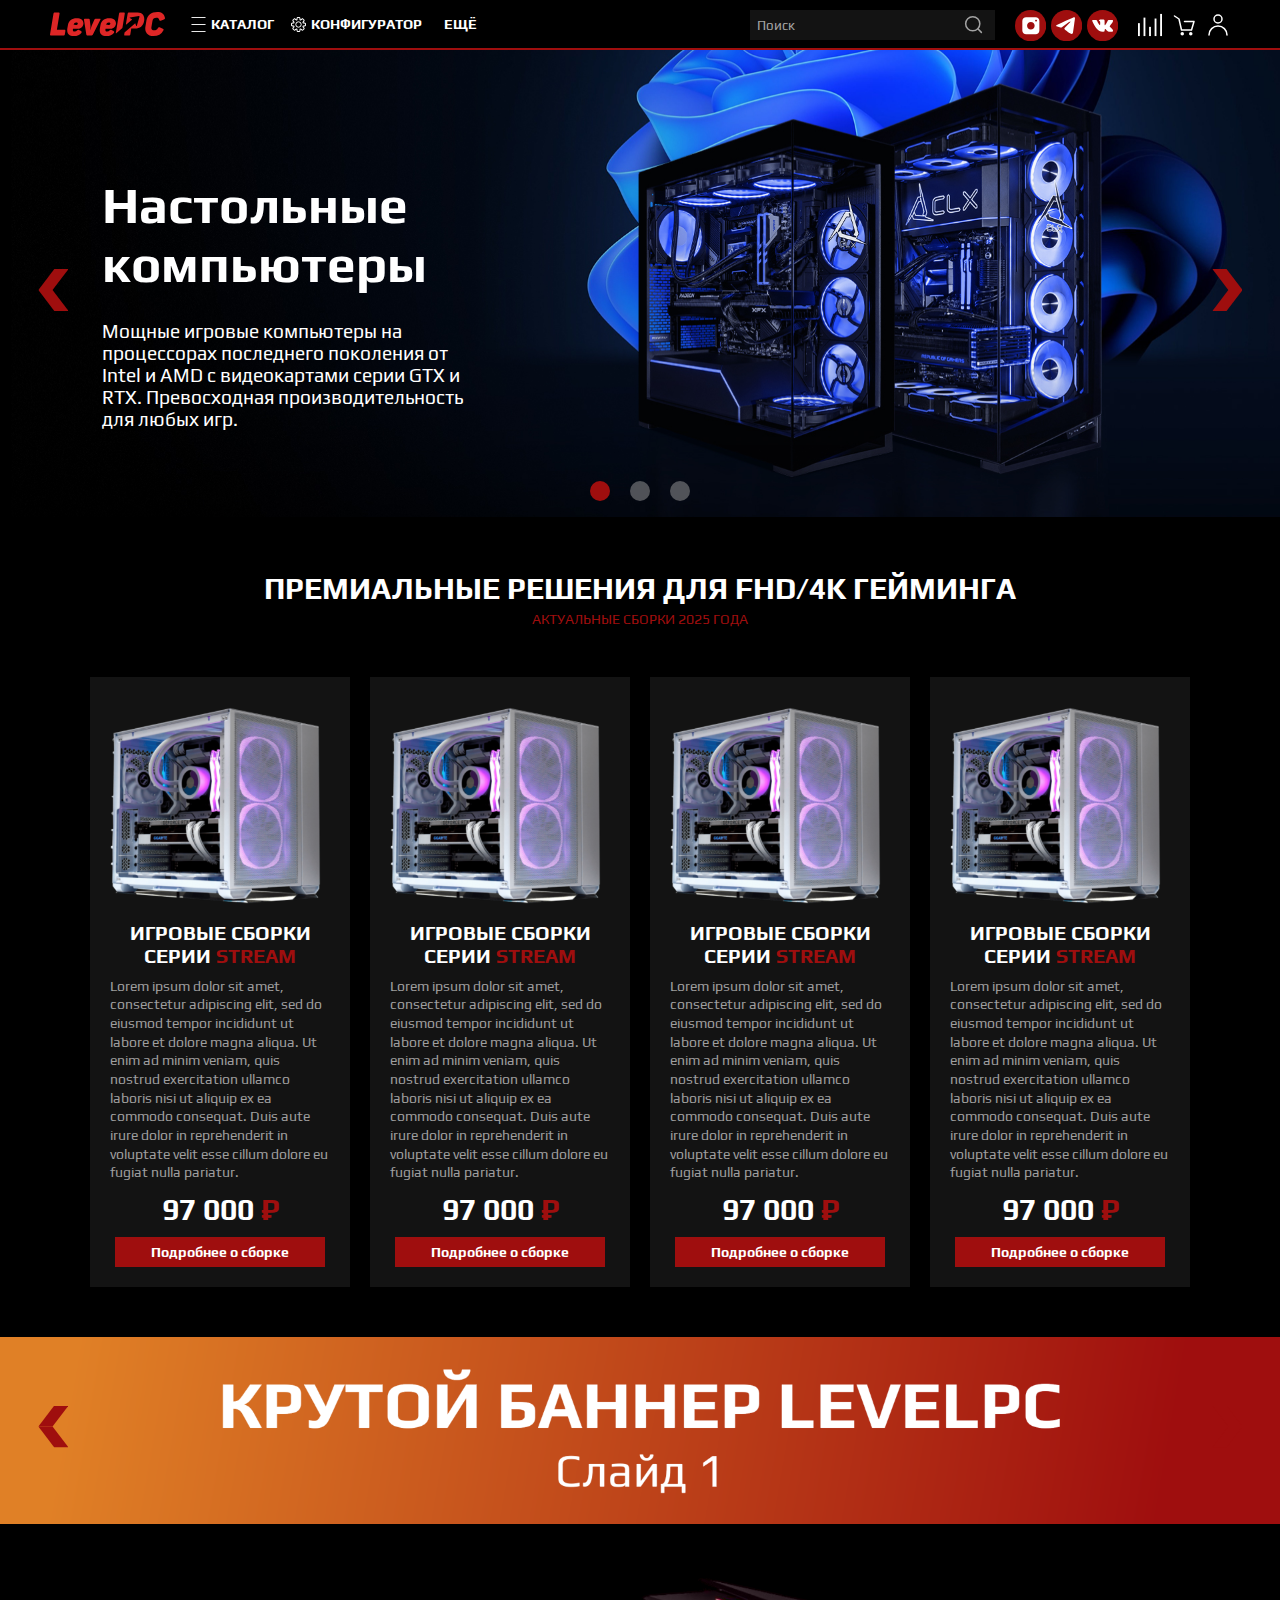
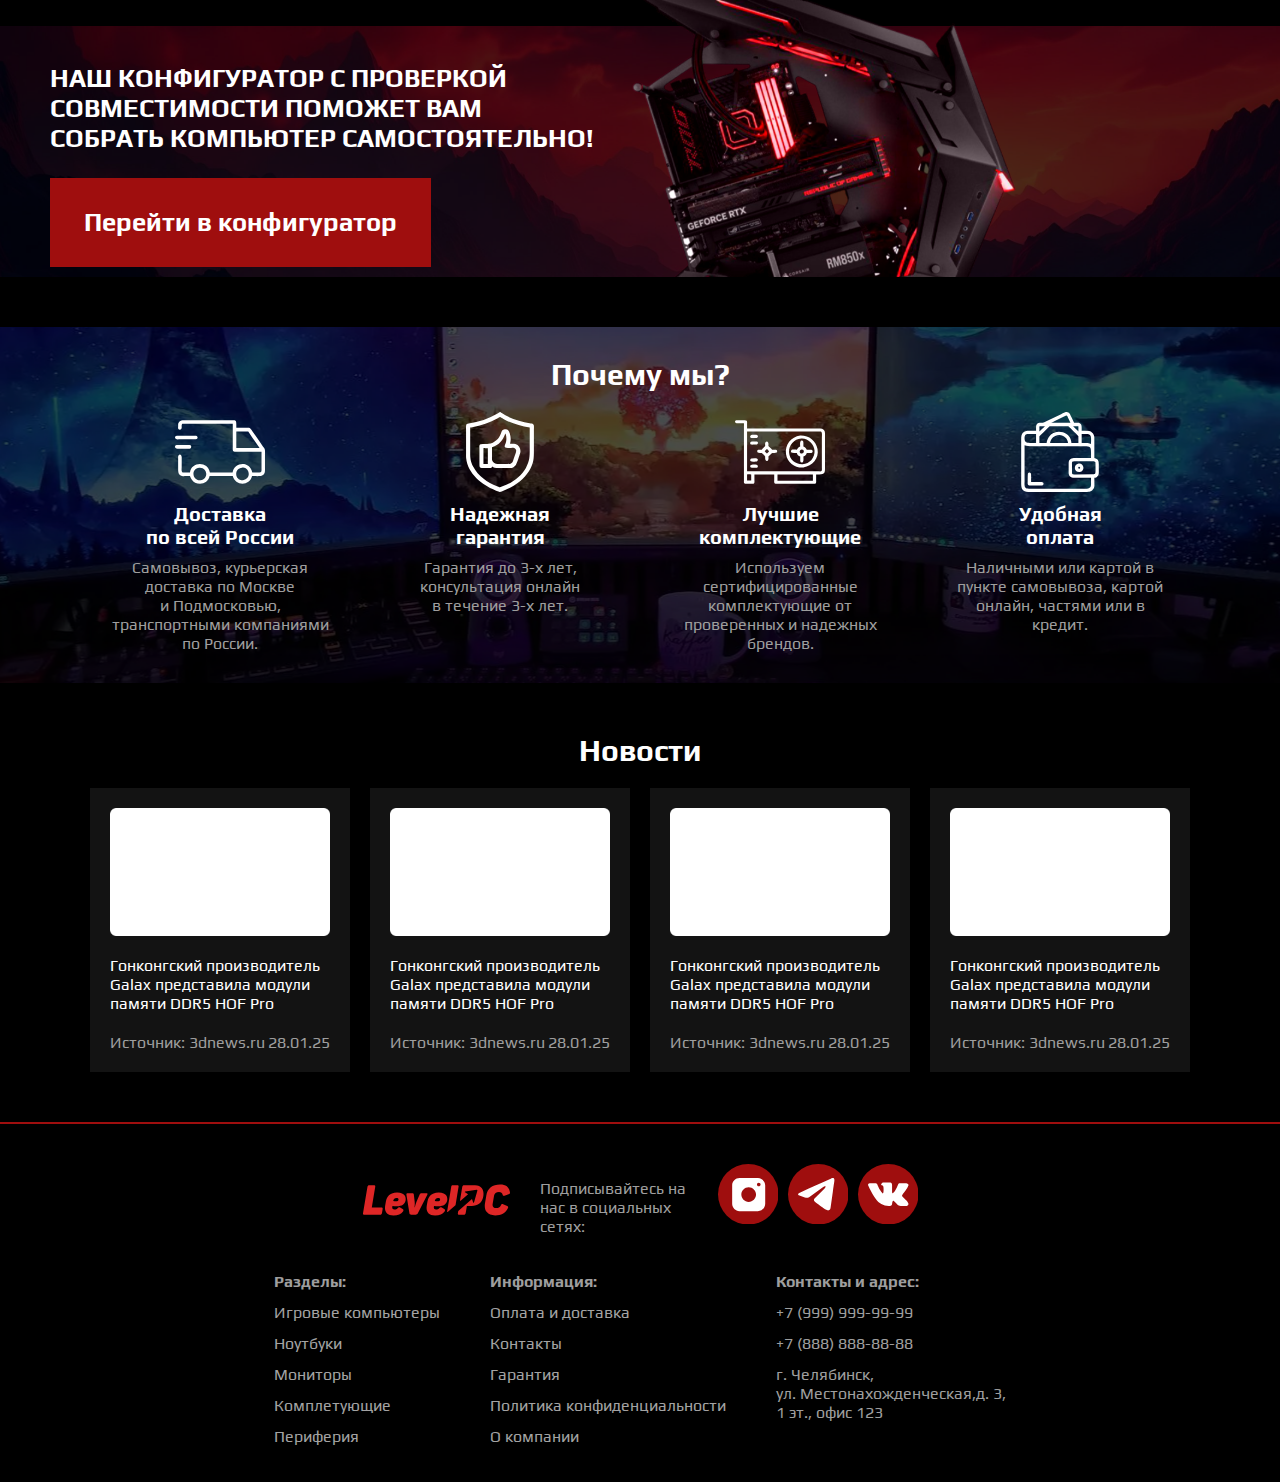
<file: index.html>
<!DOCTYPE html>
<html lang="en">
<head>
    <meta charset="UTF-8">
    <meta name="viewport" content="width=device-width, initial-scale=1">
    <title>Главная | LevelPC</title>
    <link rel="icon" href="assets/icons/favicon.svg" type="image/x-icon">
    <link rel="preconnect" href="https://fonts.googleapis.com">
    <link rel="preconnect" href="https://fonts.gstatic.com" crossorigin>
    <link href="https://fonts.googleapis.com/css2?family=Play:wght@400;700&display=swap" rel="stylesheet">
    <link rel="stylesheet" href="styles.css">
    <script src="https://code.jquery.com/jquery-3.7.1.js"></script>
</head>
<body>
    <header class="header-wrapper">
        <div class="header-body">
            <div class="header-left-part">
                <img class="header-logo" src="assets/icons/main-logo.svg"></img>
                <button class="burger-menu-button">
                    <img src="assets/icons/catalogue-header-icon.svg" alt="">
                    <p class="header-nav-button-label">МЕНЮ</p>
                </button>
                
                <div class="burger-menu-overlay"></div> 
                
                <div class="burger-menu-wrapper">
                    <div class="burger-menu-container">
                        <img class="header-logo" src="assets/icons/main-logo.svg"></img>
                        <button class="header-nav-button header-catalogue-button burger-catalogue-button">
                            <img src="assets/icons/catalogue-header-icon.svg" alt="" class="header-button-icon">
                            <p class="header-nav-button-label">КАТАЛОГ</p>
                        </button>
                        <button class="header-nav-button header-configurator-button">
                            <img src="assets/icons/configurator-icon.svg" alt="" class="header-button-icon">
                            <p class="header-nav-button-label">КОНФИГУРАТОР</p>
                        </button>
                        <button class="header-nav-button header-about-button">
                            <img src="assets/icons/about-icon.svg" alt="" class="header-button-icon">
                            <p class="header-nav-button-label">О КОМПАНИИ</p>
                        </button>
                        <button class="header-nav-button header-contacts-button">
                            <img src="assets/icons/contacts-icon.svg" alt="" class="header-button-icon">
                            <p class="header-nav-button-label">КОНТАКТЫ</p>
                        </button>
                        <button class="header-nav-button header-guarantee-button">
                            <img src="assets/icons/guarantee-icon.svg" alt="" class="header-button-icon">
                            <p class="header-nav-button-label">ГАРАНТИЯ</p>
                        </button>
                        <div class="header-connect-buttons">
                            <button class="header-connect-button">
                                <svg class="header-connect-icon" width="31" height="31" viewBox="0 0 31 31" fill="none" xmlns="http://www.w3.org/2000/svg">
                                    <ellipse cx="15.64" cy="15.64" rx="15.64" ry="15.64" fill="#9F0E0E"/>
                                    <path d="M11.11 7.29H20.6C22.69 7.29 24.39 8.98 24.39 11.08V20.56C24.39 22.65 22.69 24.35 20.6 24.35H11.11C9.02 24.35 7.32 22.65 7.32 20.56V11.08C7.32 8.98 9.02 7.29 11.11 7.29ZM22 10.6C22 11.13 21.58 11.55 21.05 11.55C20.53 11.55 20.11 11.13 20.11 10.6C20.11 10.08 20.53 9.66 21.05 9.66C21.58 9.66 22 10.08 22 10.6ZM19.65 15.82C19.65 17.91 17.95 19.61 15.85 19.61C13.76 19.61 12.06 17.91 12.06 15.82C12.06 13.72 13.76 12.03 15.85 12.03C17.95 12.03 19.65 13.72 19.65 15.82Z" fill="white" fill-rule="evenodd"/>
                                  </svg>
                            </button>
                            <button class="header-connect-button">
                                <svg class="header-connect-icon" width="31" height="31" viewBox="0 0 31 31" fill="none" xmlns="http://www.w3.org/2000/svg">
                                  <ellipse cx="15.64" cy="15.64" rx="15.64" ry="15.64" fill="#9F0E0E"/>
                                  <path d="M22.38 7.44S24.12 6.72 23.97 8.47C23.93 9.2 23.49 11.72 23.15 14.46L22 22.56S21.9 23.75 21.03 23.95C20.16 24.16 18.86 23.23 18.62 23.02C18.43 22.87 15 20.55 13.8 19.41C13.46 19.1 13.07 18.48 13.84 17.76L18.91 12.6C19.49 11.98 20.07 10.54 17.65 12.29L10.9 17.19S10.13 17.71 8.68 17.25L5.55 16.21S4.39 15.44 6.37 14.67C11.19 12.24 17.12 9.76 22.38 7.44Z" fill="white"/>
                                </svg>
                            </button>
                            <button class="header-connect-button">
                                <svg class="header-connect-icon" width="31" height="31" viewBox="0 0 31 31" fill="none" xmlns="http://www.w3.org/2000/svg">
                                    <ellipse cx="15.64" cy="15.64" rx="15.64" ry="15.64" fill="#9F0E0E"/>
                                    <path d="M25.16 19.01C24.71 18.47 24.19 17.98 23.69 17.51C23.51 17.34 23.33 17.17 23.15 16.99C22.65 16.5 22.63 16.31 23.03 15.75C23.31 15.36 23.6 14.97 23.89 14.59C24.15 14.25 24.41 13.9 24.67 13.54L24.72 13.47C25.21 12.79 25.72 12.09 25.99 11.24C26.06 11.02 26.13 10.69 25.96 10.42C25.8 10.14 25.47 10.06 25.24 10.02C25.13 10 25.01 10 24.91 10L21.7 10L21.67 10C21.19 10 20.86 10.23 20.67 10.7C20.49 11.15 20.3 11.62 20.07 12.08C19.63 12.99 19.06 14.03 18.24 14.9L18.2 14.94C18.11 15.04 18 15.16 17.92 15.16C17.91 15.16 17.89 15.16 17.88 15.15C17.71 15.09 17.59 14.68 17.6 14.48C17.6 14.48 17.6 14.48 17.6 14.48L17.6 10.77C17.6 10.75 17.59 10.74 17.59 10.73C17.51 10.12 17.33 9.75 16.65 9.62C16.63 9.61 16.61 9.61 16.59 9.61L13.25 9.61C12.71 9.61 12.41 9.83 12.13 10.16C12.05 10.25 11.9 10.43 11.97 10.66C12.05 10.88 12.31 10.93 12.4 10.95C12.81 11.03 13.05 11.28 13.12 11.73C13.23 12.5 13.25 13.33 13.16 14.33C13.14 14.61 13.09 14.83 13.01 15.01C12.99 15.05 12.93 15.19 12.86 15.19C12.84 15.19 12.78 15.18 12.67 15.11C12.41 14.93 12.23 14.68 12 14.37C11.25 13.3 10.62 12.13 10.08 10.79C9.87 10.29 9.5 10.02 9.01 10.01C8.48 10 8 10 7.54 10C7.03 10 6.57 10 6.11 10.01C5.72 10.02 5.45 10.13 5.31 10.36C5.17 10.58 5.18 10.88 5.34 11.23C6.62 14.09 7.79 16.16 9.11 17.96C10.04 19.22 10.97 20.09 12.05 20.71C13.18 21.35 14.44 21.67 15.92 21.67C16.08 21.67 16.26 21.66 16.43 21.66C17.29 21.61 17.6 21.3 17.64 20.47C17.66 20.04 17.71 19.6 17.92 19.21C18.05 18.97 18.18 18.97 18.22 18.97C18.29 18.97 18.39 19.01 18.5 19.08C18.68 19.2 18.84 19.36 18.97 19.5C19.1 19.64 19.22 19.78 19.34 19.91C19.6 20.21 19.88 20.51 20.16 20.8C20.78 21.44 21.47 21.72 22.26 21.66L25.2 21.66C25.21 21.66 25.21 21.66 25.22 21.65C25.51 21.64 25.77 21.47 25.92 21.21C26.1 20.88 26.1 20.46 25.91 20.09C25.69 19.67 25.41 19.31 25.16 19.01Z" fill="white"/>
                                  </svg>
                            </button>
                        </div>
                    </div>
                </div>
                
                <nav class="header-nav-wrapper">
                    <button class="header-nav-button header-catalogue-button main-catalogue-button">
                        <img src="assets/icons/catalogue-header-icon.svg" alt="" class="header-button-icon">
                        <p class="header-nav-button-label">КАТАЛОГ</p>
                    </button>
                    <button class="header-nav-button header-configurator-button">
                        <img src="assets/icons/configurator-icon.svg" alt="" class="header-button-icon">
                        <p class="header-nav-button-label">КОНФИГУРАТОР</p>
                    </button>
                    <!-- <button class="header-nav-button header-pcparts-button">
                        <img src="assets/icons/pc-parts-icon.svg" alt="" class="header-button-icon">
                        <p class="header-nav-button-label">КОМПЛЕКТУЮЩИЕ</p>
                    </button> -->
                    <button class="header-nav-button header-about-button first-about-button">
                        <img src="assets/icons/about-icon.svg" alt="" class="header-button-icon">
                        <p class="header-nav-button-label">О КОМПАНИИ</p>
                    </button>
                    <button class="header-nav-button header-contacts-button first-contacts-button">
                        <img src="assets/icons/contacts-icon.svg" alt="" class="header-button-icon">
                        <p class="header-nav-button-label">КОНТАКТЫ</p>
                    </button>
                    <button class="header-nav-button header-guarantee-button first-guarantee-button">
                        <img src="assets/icons/guarantee-icon.svg" alt="" class="header-button-icon">
                        <p class="header-nav-button-label">ГАРАНТИЯ</p>
                    </button>
                    <button class="header-nav-button header-more-button">
                        <p class="header-nav-button-label">ЕЩЁ</p>
                    </button>
                        <div class="header-more-menu">
                            <button class="header-nav-button header-about-button more-menu-button">
                                <img src="assets/icons/about-icon.svg" alt="" class="header-button-icon">
                                <p class="header-nav-button-label">О КОМПАНИИ</p>
                            </button>
                            <button class="header-nav-button header-contacts-button more-menu-button">
                                <img src="assets/icons/contacts-icon.svg" alt="" class="header-button-icon">
                                <p class="header-nav-button-label">КОНТАКТЫ</p>
                            </button>
                            <button class="header-nav-button header-guarantee-button more-menu-button">
                                <img src="assets/icons/guarantee-icon.svg" alt="" class="header-button-icon">
                                <p class="header-nav-button-label">ГАРАНТИЯ</p>
                            </button>
                        </div>
                    
                </nav>
            </div>
            <div class="header-right-part">
                <input type="search" class="header-search" placeholder="Поиск">
                <div class="header-connect-buttons">
                    <button class="header-connect-button">
                        <svg class="header-connect-icon" width="31" height="31" viewBox="0 0 31 31" fill="none" xmlns="http://www.w3.org/2000/svg">
                            <ellipse cx="15.64" cy="15.64" rx="15.64" ry="15.64" fill="#9F0E0E"/>
                            <path d="M11.11 7.29H20.6C22.69 7.29 24.39 8.98 24.39 11.08V20.56C24.39 22.65 22.69 24.35 20.6 24.35H11.11C9.02 24.35 7.32 22.65 7.32 20.56V11.08C7.32 8.98 9.02 7.29 11.11 7.29ZM22 10.6C22 11.13 21.58 11.55 21.05 11.55C20.53 11.55 20.11 11.13 20.11 10.6C20.11 10.08 20.53 9.66 21.05 9.66C21.58 9.66 22 10.08 22 10.6ZM19.65 15.82C19.65 17.91 17.95 19.61 15.85 19.61C13.76 19.61 12.06 17.91 12.06 15.82C12.06 13.72 13.76 12.03 15.85 12.03C17.95 12.03 19.65 13.72 19.65 15.82Z" fill="white" fill-rule="evenodd"/>
                          </svg>
                    </button>
                    <button class="header-connect-button">
                        <svg class="header-connect-icon" width="31" height="31" viewBox="0 0 31 31" fill="none" xmlns="http://www.w3.org/2000/svg">
                          <ellipse cx="15.64" cy="15.64" rx="15.64" ry="15.64" fill="#9F0E0E"/>
                          <path d="M22.38 7.44S24.12 6.72 23.97 8.47C23.93 9.2 23.49 11.72 23.15 14.46L22 22.56S21.9 23.75 21.03 23.95C20.16 24.16 18.86 23.23 18.62 23.02C18.43 22.87 15 20.55 13.8 19.41C13.46 19.1 13.07 18.48 13.84 17.76L18.91 12.6C19.49 11.98 20.07 10.54 17.65 12.29L10.9 17.19S10.13 17.71 8.68 17.25L5.55 16.21S4.39 15.44 6.37 14.67C11.19 12.24 17.12 9.76 22.38 7.44Z" fill="white"/>
                        </svg>
                    </button>
                    <button class="header-connect-button">
                        <svg class="header-connect-icon" width="31" height="31" viewBox="0 0 31 31" fill="none" xmlns="http://www.w3.org/2000/svg">
                            <ellipse cx="15.64" cy="15.64" rx="15.64" ry="15.64" fill="#9F0E0E"/>
                            <path d="M25.16 19.01C24.71 18.47 24.19 17.98 23.69 17.51C23.51 17.34 23.33 17.17 23.15 16.99C22.65 16.5 22.63 16.31 23.03 15.75C23.31 15.36 23.6 14.97 23.89 14.59C24.15 14.25 24.41 13.9 24.67 13.54L24.72 13.47C25.21 12.79 25.72 12.09 25.99 11.24C26.06 11.02 26.13 10.69 25.96 10.42C25.8 10.14 25.47 10.06 25.24 10.02C25.13 10 25.01 10 24.91 10L21.7 10L21.67 10C21.19 10 20.86 10.23 20.67 10.7C20.49 11.15 20.3 11.62 20.07 12.08C19.63 12.99 19.06 14.03 18.24 14.9L18.2 14.94C18.11 15.04 18 15.16 17.92 15.16C17.91 15.16 17.89 15.16 17.88 15.15C17.71 15.09 17.59 14.68 17.6 14.48C17.6 14.48 17.6 14.48 17.6 14.48L17.6 10.77C17.6 10.75 17.59 10.74 17.59 10.73C17.51 10.12 17.33 9.75 16.65 9.62C16.63 9.61 16.61 9.61 16.59 9.61L13.25 9.61C12.71 9.61 12.41 9.83 12.13 10.16C12.05 10.25 11.9 10.43 11.97 10.66C12.05 10.88 12.31 10.93 12.4 10.95C12.81 11.03 13.05 11.28 13.12 11.73C13.23 12.5 13.25 13.33 13.16 14.33C13.14 14.61 13.09 14.83 13.01 15.01C12.99 15.05 12.93 15.19 12.86 15.19C12.84 15.19 12.78 15.18 12.67 15.11C12.41 14.93 12.23 14.68 12 14.37C11.25 13.3 10.62 12.13 10.08 10.79C9.87 10.29 9.5 10.02 9.01 10.01C8.48 10 8 10 7.54 10C7.03 10 6.57 10 6.11 10.01C5.72 10.02 5.45 10.13 5.31 10.36C5.17 10.58 5.18 10.88 5.34 11.23C6.62 14.09 7.79 16.16 9.11 17.96C10.04 19.22 10.97 20.09 12.05 20.71C13.18 21.35 14.44 21.67 15.92 21.67C16.08 21.67 16.26 21.66 16.43 21.66C17.29 21.61 17.6 21.3 17.64 20.47C17.66 20.04 17.71 19.6 17.92 19.21C18.05 18.97 18.18 18.97 18.22 18.97C18.29 18.97 18.39 19.01 18.5 19.08C18.68 19.2 18.84 19.36 18.97 19.5C19.1 19.64 19.22 19.78 19.34 19.91C19.6 20.21 19.88 20.51 20.16 20.8C20.78 21.44 21.47 21.72 22.26 21.66L25.2 21.66C25.21 21.66 25.21 21.66 25.22 21.65C25.51 21.64 25.77 21.47 25.92 21.21C26.1 20.88 26.1 20.46 25.91 20.09C25.69 19.67 25.41 19.31 25.16 19.01Z" fill="white"/>
                          </svg>
                    </button>
                </div>
                <div class="header-functional-buttons">
                    <button class="compare-button">
                        <img src="assets/icons/compare-icon.svg" alt="" class="header-funcbutton-icon">
                    </button>
                    <button class="shopcart-button">
                        <img src="assets/icons/cart-icon.svg" alt="" class="header-funcbutton-icon">
                    </button>
                    <button class="userprofile-button">
                        <img src="assets/icons/user-icon.svg" alt="" class="header-funcbutton-icon">
                    </button>
                </div>
                </div>
            </div>
        </div>
    </header>
    <div class="catalogue-menu">
        <div class="catalogue-menu-left">
            <ul>
                <li data-category="computers">Компьютеры
                    <img src="assets/icons/catalogue-arrow-icon.svg" alt="">
                </li>
                <li data-category="components">Комплектующие
                    <img src="assets/icons/catalogue-arrow-icon.svg" alt="">
                </li>
                <li data-category="laptops">Ноутбуки
                    <img src="assets/icons/catalogue-arrow-icon.svg" alt="">
                </li>
                <li data-category="monitors">Мониторы
                    <img src="assets/icons/catalogue-arrow-icon.svg" alt="">
                </li>
                <li data-category="peripherals">Периферия
                    <img src="assets/icons/catalogue-arrow-icon.svg" alt="">
                </li>
            </ul>
        </div>
        <div class="catalogue-divider"></div>
        <div class="catalogue-menu-right">
            <div class="category-content active" id="computers">
                <p class="catalogue-category-title">Игровые компьютеры</p>
                <div class="category-list">
                    <ul class="computers-list-titles">
                        <li class="computers-list-title"><a href="">Серии игровых компьютеров</a></li>
                        <li><a href="">Сборки на процессорах Ryzen 5</a></li>
                        <li><a href="">Сборки на процессорах Ryzen 7</a></li>
                        <li><a href="">Сборки на процессорах Ryzen 9</a></li>
                    </ul>
                    <ul class="computers-list-titles">
                        <li><a href="">Сборки на процессорах Intel Core-i3</a></li>
                        <li><a href="">Сборки на процессорах Intel Core-i5</a></li>
                        <li><a href="">Сборки на процессорах Intel Core-i7</a></li>
                        <li><a href="">Сборки на процессорах Intel Core-i9</a></li>
                    </ul>
                </div>
            </div>
            <div class="category-content" id="components">
                <p class="catalogue-category-title">Комплектующие</p>
                <div class="category-list">
                    <ul class="computers-list-titles">
                        <li class="computers-list-title"><a href=""></a>Процессоры</li>
                        <li><a href="">Видеокарты</a></li>
                        <li><a href="">Материнские платы</a></li>
                        <li><a href="">Оперативная память</a></li>
                    </ul>
                    <ul class="computers-list-titles">
                        <li><a href="">Диски SSD</a></li>
                        <li><a href="">Жесткие диски</a></li>
                        <li><a href="">Блоки питания</a></li>
                        <li><a href="">Корпуса</a></li>
                    </ul>
                </div>
            </div>
            <div class="category-content" id="monitors">
                <p class="catalogue-category-title">Мониторы</p>
                <div class="category-list">
                    <ul class="computers-list-titles">
                        <li class="computers-list-title"><a href="">Мониторы диагональю до 22 дюймов</a></li>
                        <li><a href="">Мониторы диагональю до 24 дюймов</a></li>
                        <li><a href="">Мониторы диагональю до 27 дюймов</a></li>
                        <li><a href="">Мониторы диагональю до 32 дюймов</a></li>
                    </ul>
                    <ul class="computers-list-titles">
                        <li><a href="">Мониторы диагональю от 32 дюймов</a></li>
                        <li><a href="">Мониторы с частотой кадров от 75 Гц</a></li>
                        <li><a href="">Мониторы с частотой кадров от 120 Г</a></li>
                        <li><a href="">Мониторы с частотой кадров от 144 Г</a></li>
                    </ul>
                </div>
            </div>
            <div class="category-content" id="laptops">
                <!-- Содержимое для мониторов -->
                <p class="catalogue-category-title">Ноутбуки</p>
                <div class="category-list">
                    <ul class="computers-list-titles">
                        <li class="computers-list-title">Здесь что-то будет...</li>
                        <li>Здесь что-то будет...</li>
                        <li>Здесь что-то будет...</li>
                        <li>Здесь что-то будет...</li>
                    </ul>
                    <ul class="computers-list-titles">
                        <li>Здесь что-то будет...</li>
                        <li>Здесь что-то будет...</li>
                        <li>Здесь что-то будет...</li>
                        <li>Здесь что-то будет...</li>
                    </ul>
                </div>
            </div>
            <div class="category-content" id="peripherals">
                <!-- Содержимое для периферии -->
                <p class="catalogue-category-title">Периферия</p>
                <div class="category-list">
                    <ul class="computers-list-titles">
                        <li class="computers-list-title"><a href="">Клавиатуры</a></li>
                        <li><a href="">Мыши</a></li>
                        <li><a href="">Наушники</a></li>
                        <li><a href="">Web-камеры</a></li>
                    </ul>
                    <ul class="computers-list-titles">
                        <li><a href="">Коврики</a></li>
                        <!-- <li> </li>
                        <li> </li>
                        <li> </li> -->
                    </ul>
                </div>
            </div>
        </div>
    </div>
    <section class="slider-wrapper"  id="slide1">
        <div class="slider-content">
            <!-- Слайды с изображениями и текстом -->
            <div class="slider-images" >
                <div class="slide active">
                    <img src="assets/Images/banners/mainpage_slider-1.png" alt="Slide 1">
                    <div class="slider-title">
                        <h1>Настольные компьютеры</h1>
                        <p>Мощные игровые компьютеры на процессорах последнего поколения от Intel и AMD с видеокартами серии GTX и RTX. Превосходная производительность для любых игр.</p>
                    </div>
                </div>
                <div class="slide">
                    <img src="assets/Images/banners/mainpage_slider-2.png" alt="Slide 2">
                    <div class="slider-title">
                        <h1>Ноутбуки</h1>
                        <p>Современные ноутбуки для работы и игр с процессорами Ryzen 5 и Intel Core-i5. Легкость и мобильность в сочетании с мощностью.</p>
                    </div>
                </div>
                <div class="slide">
                    <img src="assets/Images/banners/mainpage_slider-3.png" alt="Slide 3">
                    <div class="slider-title">
                        <h1>Мониторы</h1>
                        <p>Игровые мониторы с высокой частотой обновления и минимальным временем отклика. Идеально для профессиональных геймеров.</p>
                    </div>
                </div>
            </div>
        </div>
    
        <!-- Кнопки навигации -->
        <button class="slider-nav prev"><img src="assets/icons/slider-left.svg" alt=""></button>
        <button class="slider-nav next"><img src="assets/icons/slider-right.svg" alt=""></button>
    
        <!-- Индикаторы -->
        <div class="slider-indicators">
            <span class="indicator active"></span>
            <span class="indicator"></span>
            <span class="indicator"></span>
        </div>
    </section>
    <section class="computer-series-title-wrapper">
        <div class="series-title-wrapper">
            <p>ПРЕМИАЛЬНЫЕ РЕШЕНИЯ ДЛЯ FHD/4K ГЕЙМИНГА</p>
            <p class="series-title-caption">АКТУАЛЬНЫЕ СБОРКИ 2025 ГОДА</p>
        </div>
    </section>
    <section class="computer-series-wrapper">
        <div class="series-part">
            <img src="assets/Images/goods/pc-1.png" alt="" class="series-part-image">
            <div class="series-part-title">
                <p>ИГРОВЫЕ СБОРКИ СЕРИИ <span style="color:#9f0e0e;">STREAM</span></p>
            </div>
            <div class="series-part-caption">
                Lorem ipsum dolor sit amet, consectetur adipiscing elit, 
                sed do eiusmod tempor incididunt ut labore et dolore magna aliqua. 
                Ut enim ad minim veniam, quis nostrud exercitation ullamco laboris 
                nisi ut aliquip ex ea commodo consequat. Duis aute irure dolor in 
                reprehenderit in voluptate velit esse cillum dolore eu fugiat nulla 
                pariatur. 
            </div>
            <p class="series-part-price">97 000<span style="color:#9f0e0e;"> ₽</span></p>
            <div class="button-container">
                <button class="computer-series-part-button">
                    Подробнее о сборке
                </button>
            </div>
        </div>
        <div class="series-part">
            <img src="assets/Images/goods/pc-1.png" alt="" class="series-part-image">
            <div class="series-part-title">
                <p>ИГРОВЫЕ СБОРКИ СЕРИИ <span style="color:#9f0e0e;">STREAM</span></p>
            </div>
            <div class="series-part-caption">
                Lorem ipsum dolor sit amet, consectetur adipiscing elit, 
                sed do eiusmod tempor incididunt ut labore et dolore magna aliqua. 
                Ut enim ad minim veniam, quis nostrud exercitation ullamco laboris 
                nisi ut aliquip ex ea commodo consequat. Duis aute irure dolor in 
                reprehenderit in voluptate velit esse cillum dolore eu fugiat nulla 
                pariatur. 
            </div>
            <p class="series-part-price">97 000<span style="color:#9f0e0e;"> ₽</span></p>
            <div class="button-container">
                <button class="computer-series-part-button">
                    Подробнее о сборке
                </button>
            </div>
        </div>
        <div class="series-part">
            <img src="assets/Images/goods/pc-1.png" alt="" class="series-part-image">
            <div class="series-part-title">
                <p>ИГРОВЫЕ СБОРКИ СЕРИИ <span style="color:#9f0e0e;">STREAM</span></p>
            </div>
            <div class="series-part-caption">
                Lorem ipsum dolor sit amet, consectetur adipiscing elit, 
                sed do eiusmod tempor incididunt ut labore et dolore magna aliqua. 
                Ut enim ad minim veniam, quis nostrud exercitation ullamco laboris 
                nisi ut aliquip ex ea commodo consequat. Duis aute irure dolor in 
                reprehenderit in voluptate velit esse cillum dolore eu fugiat nulla 
                pariatur. 
            </div>
            <p class="series-part-price">97 000<span style="color:#9f0e0e;"> ₽</span></p>
            <div class="button-container">
                <button class="computer-series-part-button">
                    Подробнее о сборке
                </button>
            </div>
        </div>
        <div class="series-part">
            <img src="assets/Images/goods/pc-1.png" alt="" class="series-part-image">
            <div class="series-part-title">
                <p>ИГРОВЫЕ СБОРКИ СЕРИИ <span style="color:#9f0e0e;">STREAM</span></p>
            </div>
            <div class="series-part-caption">
                Lorem ipsum dolor sit amet, consectetur adipiscing elit, 
                sed do eiusmod tempor incididunt ut labore et dolore magna aliqua. 
                Ut enim ad minim veniam, quis nostrud exercitation ullamco laboris 
                nisi ut aliquip ex ea commodo consequat. Duis aute irure dolor in 
                reprehenderit in voluptate velit esse cillum dolore eu fugiat nulla 
                pariatur. 
            </div>
            <p class="series-part-price">97 000<span style="color:#9f0e0e;"> ₽</span></p>
            <div class="button-container">
                <button class="computer-series-part-button">
                    Подробнее о сборке
                </button>
            </div>
        </div>
    </section>
    <section class="second-slider-wrapper">
        <div class="slider-content">
            <div class="slider-images">
                <div class="slide active">
                    <img src="assets/Images/banners/secon-slider-1.png" alt="Slide 1">
                </div>
                <div class="slide">
                    <img src="assets/Images/banners/secon-slider-2.png" alt="Slide 2">
                </div>
                <div class="slide">
                    <img src="assets/Images/banners/secon-slider-3.png" alt="Slide 3">
                </div>
            </div>
        </div>
        <button class="slider-nav prev"><img src="assets/icons/slider-left.svg" alt=""></button>
        <button class="slider-nav next"><img src="assets/icons/slider-right.svg" alt=""></button>

    </section>
    <section class="configurator-banner-wrapper">
        <img src="assets/Images/banners/configurator-banner-back.png" alt="" class="configurator-banner-back">
        <div class="configurator-banner-container">
            <div class="configurator-banner-left-part">
                <h1 class="configurator-banner-title">
                    НАШ КОНФИГУРАТОР С ПРОВЕРКОЙ <br>СОВМЕСТИМОСТИ ПОМОЖЕТ ВАМ <br>СОБРАТЬ КОМПЬЮТЕР САМОСТОЯТЕЛЬНО!
                </h1>
                <button class="configurator-banner-button">
                    Перейти в конфигуратор
                </button>
            </div>
            <img src="assets/Images/banners/configurator-banner-pc.png" alt="" class="configurator-banner-pc">
        </div>
    </section>
    <section class="advantages-banner-wrapper">
        <!-- <img src="assets/Images/banners/why-we-banner.png" alt="" class="advantages-banner-image"> -->
        <div class="advantages-container">
            <h2 class="advantages-title">Почему мы?</h2>
            <div class="advantages-flex">
                <div class="advantage-item">
                    <img src="assets/icons/advantage-shipping-icon.svg" alt="" class="advantage-image">
                    <p class="advantage-title">Доставка<br>по всей России</p>
                    <p class="advantage-caption">Самовывоз, курьерская доставка по Москве<br>
                        и Подмосковью, транспортными компаниями по России.</p>
                </div>
                <div class="advantage-item">
                    <img src="assets/icons/advantage-guarantee-icon.svg" alt="" class="advantage-image">
                    <p class="advantage-title">Надежная<br>гарантия</p>
                    <p class="advantage-caption">Гарантия до 3-х лет, консультация онлайн <br>в течение 3-х лет.</p>
                </div>
                <div class="advantage-item">
                    <img src="assets/icons/advantage-parts-icon.svg" alt="" class="advantage-image">
                    <p class="advantage-title">Лучшие<br>комплектующие</p>
                    <p class="advantage-caption">Используем сертифицированные комплектующие от проверенных и надежных брендов.</p>
                </div>
                <div class="advantage-item">
                    <img src="assets/icons/advantage-money-icon.svg" alt="" class="advantage-image">
                    <p class="advantage-title">Удобная<br>оплата</p>
                    <p class="advantage-caption">Наличными или картой в пункте самовывоза, картой онлайн, частями или в кредит.</p>
                </div>
            </div>
        </div>
    </section>
    <section class="news-wrapper">
        <h2 class="news-title">Новости</h2>
        <div class="news-container">
            <div class="news-item">
                <img src="assets/Images/news-preview.png" alt="" class="news-image">
                <p class="news-caption">Гонконгский производитель Galax представила модули памяти DDR5 HOF Pro</p>
                <div class="news-info">
                    <p class="news-source">Источник: 3dnews.ru</p>
                    <p class="news-date">28.01.25</p>
                </div>
            </div>
            <div class="news-item">
                <img src="assets/Images/news-preview.png" alt="" class="news-image">
                <p class="news-caption">Гонконгский производитель Galax представила модули памяти DDR5 HOF Pro</p>
                <div class="news-info">
                    <p class="news-source">Источник: 3dnews.ru</p>
                    <p class="news-date">28.01.25</p>
                </div>
            </div>
            <div class="news-item">
                <img src="assets/Images/news-preview.png" alt="" class="news-image">
                <p class="news-caption">Гонконгский производитель Galax представила модули памяти DDR5 HOF Pro</p>
                <div class="news-info">
                    <p class="news-source">Источник: 3dnews.ru</p>
                    <p class="news-date">28.01.25</p>
                </div>
            </div>
            <div class="news-item">
                <img src="assets/Images/news-preview.png" alt="" class="news-image">
                <p class="news-caption">Гонконгский производитель Galax представила модули памяти DDR5 HOF Pro</p>
                <div class="news-info">
                    <p class="news-source">Источник: 3dnews.ru</p>
                    <p class="news-date">28.01.25</p>
                </div>
            </div>
        </div>
    </section>
    <footer class="footer-wrapper">
        <div class="footer-content">
            <div class="footer-left-part">
                <img src="assets/icons/main-logo.svg" alt="" class="footer-logo">
                <p class="subscribe">Подписывайтесь на нас в социальных сетях:</p>
                <div class="footer-icons">
                    <button class="header-connect-button footer-button">
                        <svg class="header-connect-icon" width="31" height="31" viewBox="0 0 31 31" fill="none" xmlns="http://www.w3.org/2000/svg">
                            <ellipse cx="15.64" cy="15.64" rx="15.64" ry="15.64" fill="#9F0E0E"/>
                            <path d="M11.11 7.29H20.6C22.69 7.29 24.39 8.98 24.39 11.08V20.56C24.39 22.65 22.69 24.35 20.6 24.35H11.11C9.02 24.35 7.32 22.65 7.32 20.56V11.08C7.32 8.98 9.02 7.29 11.11 7.29ZM22 10.6C22 11.13 21.58 11.55 21.05 11.55C20.53 11.55 20.11 11.13 20.11 10.6C20.11 10.08 20.53 9.66 21.05 9.66C21.58 9.66 22 10.08 22 10.6ZM19.65 15.82C19.65 17.91 17.95 19.61 15.85 19.61C13.76 19.61 12.06 17.91 12.06 15.82C12.06 13.72 13.76 12.03 15.85 12.03C17.95 12.03 19.65 13.72 19.65 15.82Z" fill="white" fill-rule="evenodd"/>
                          </svg>
                    </button>
                    <button class="header-connect-button footer-button">
                        <svg class="header-connect-icon" width="31" height="31" viewBox="0 0 31 31" fill="none" xmlns="http://www.w3.org/2000/svg">
                          <ellipse cx="15.64" cy="15.64" rx="15.64" ry="15.64" fill="#9F0E0E"/>
                          <path d="M22.38 7.44S24.12 6.72 23.97 8.47C23.93 9.2 23.49 11.72 23.15 14.46L22 22.56S21.9 23.75 21.03 23.95C20.16 24.16 18.86 23.23 18.62 23.02C18.43 22.87 15 20.55 13.8 19.41C13.46 19.1 13.07 18.48 13.84 17.76L18.91 12.6C19.49 11.98 20.07 10.54 17.65 12.29L10.9 17.19S10.13 17.71 8.68 17.25L5.55 16.21S4.39 15.44 6.37 14.67C11.19 12.24 17.12 9.76 22.38 7.44Z" fill="white"/>
                        </svg>
                    </button>
                    <button class="header-connect-button footer-button">
                        <svg class="header-connect-icon" width="31" height="31" viewBox="0 0 31 31" fill="none" xmlns="http://www.w3.org/2000/svg">
                            <ellipse cx="15.64" cy="15.64" rx="15.64" ry="15.64" fill="#9F0E0E"/>
                            <path d="M25.16 19.01C24.71 18.47 24.19 17.98 23.69 17.51C23.51 17.34 23.33 17.17 23.15 16.99C22.65 16.5 22.63 16.31 23.03 15.75C23.31 15.36 23.6 14.97 23.89 14.59C24.15 14.25 24.41 13.9 24.67 13.54L24.72 13.47C25.21 12.79 25.72 12.09 25.99 11.24C26.06 11.02 26.13 10.69 25.96 10.42C25.8 10.14 25.47 10.06 25.24 10.02C25.13 10 25.01 10 24.91 10L21.7 10L21.67 10C21.19 10 20.86 10.23 20.67 10.7C20.49 11.15 20.3 11.62 20.07 12.08C19.63 12.99 19.06 14.03 18.24 14.9L18.2 14.94C18.11 15.04 18 15.16 17.92 15.16C17.91 15.16 17.89 15.16 17.88 15.15C17.71 15.09 17.59 14.68 17.6 14.48C17.6 14.48 17.6 14.48 17.6 14.48L17.6 10.77C17.6 10.75 17.59 10.74 17.59 10.73C17.51 10.12 17.33 9.75 16.65 9.62C16.63 9.61 16.61 9.61 16.59 9.61L13.25 9.61C12.71 9.61 12.41 9.83 12.13 10.16C12.05 10.25 11.9 10.43 11.97 10.66C12.05 10.88 12.31 10.93 12.4 10.95C12.81 11.03 13.05 11.28 13.12 11.73C13.23 12.5 13.25 13.33 13.16 14.33C13.14 14.61 13.09 14.83 13.01 15.01C12.99 15.05 12.93 15.19 12.86 15.19C12.84 15.19 12.78 15.18 12.67 15.11C12.41 14.93 12.23 14.68 12 14.37C11.25 13.3 10.62 12.13 10.08 10.79C9.87 10.29 9.5 10.02 9.01 10.01C8.48 10 8 10 7.54 10C7.03 10 6.57 10 6.11 10.01C5.72 10.02 5.45 10.13 5.31 10.36C5.17 10.58 5.18 10.88 5.34 11.23C6.62 14.09 7.79 16.16 9.11 17.96C10.04 19.22 10.97 20.09 12.05 20.71C13.18 21.35 14.44 21.67 15.92 21.67C16.08 21.67 16.26 21.66 16.43 21.66C17.29 21.61 17.6 21.3 17.64 20.47C17.66 20.04 17.71 19.6 17.92 19.21C18.05 18.97 18.18 18.97 18.22 18.97C18.29 18.97 18.39 19.01 18.5 19.08C18.68 19.2 18.84 19.36 18.97 19.5C19.1 19.64 19.22 19.78 19.34 19.91C19.6 20.21 19.88 20.51 20.16 20.8C20.78 21.44 21.47 21.72 22.26 21.66L25.2 21.66C25.21 21.66 25.21 21.66 25.22 21.65C25.51 21.64 25.77 21.47 25.92 21.21C26.1 20.88 26.1 20.46 25.91 20.09C25.69 19.67 25.41 19.31 25.16 19.01Z" fill="white"/>
                          </svg>
                    </button>
                </div>
            </div>
            <div class="footer-right-part">
                <ul class="footer-info">Разделы:
                    <li class="info-row"><a href="">Игровые компьютеры</a></li>
                    <li class="info-row"><a href="">Ноутбуки</a></li>
                    <li class="info-row"><a href="">Мониторы</a></li>
                    <li class="info-row"><a href="">Комплетующие</a></li>
                    <li class="info-row"><a href="">Периферия</a></li>
                </ul>
                <ul class="footer-info">Информация:
                    <li class="info-row"><a href="">Оплата и доставка</a></li>
                    <li class="info-row"><a href="">Контакты</a></li>
                    <li class="info-row"><a href="">Гарантия</a></li>
                    <li class="info-row"><a href="">Политика конфиденциальности</a></li>
                    <li class="info-row"><a href="">О компании</a></li>
                </ul>
                <ul class="footer-info">Контакты и адрес:
                    <li class="info-row info-3">+7 (999) 999-99-99</li>
                    <li class="info-row info-3">+7 (888) 888-88-88</li>
                    <li class="info-row info-3">г. Челябинск, <br>ул. Местонахожденческая,д. 3, <br>1 эт., офис 123 </li>
                </ul>
            </div>
        </div>
        <!-- <p class="footer-warning">Все права защищены. Компьютерный интернет магазин LEVELPC.ru 2024 г. Пользовательское соглашение и политика конфиденциальности. Данный интернет-сайт носит исключительно информационный характер и ни при каких условиях не является публичной офертой, определяемой положениями Статьи 437 п.2 Гражданского кодекса Российской Федерации. Для получения подробной информации о технических характеристиках и стоимости указанных товаров и (или) услуг, пожалуйста, обращайтесь к менеджерам магазина.</p> -->
    </footer>
    <script src="script.js"></script>
</body>
</html>
</file>
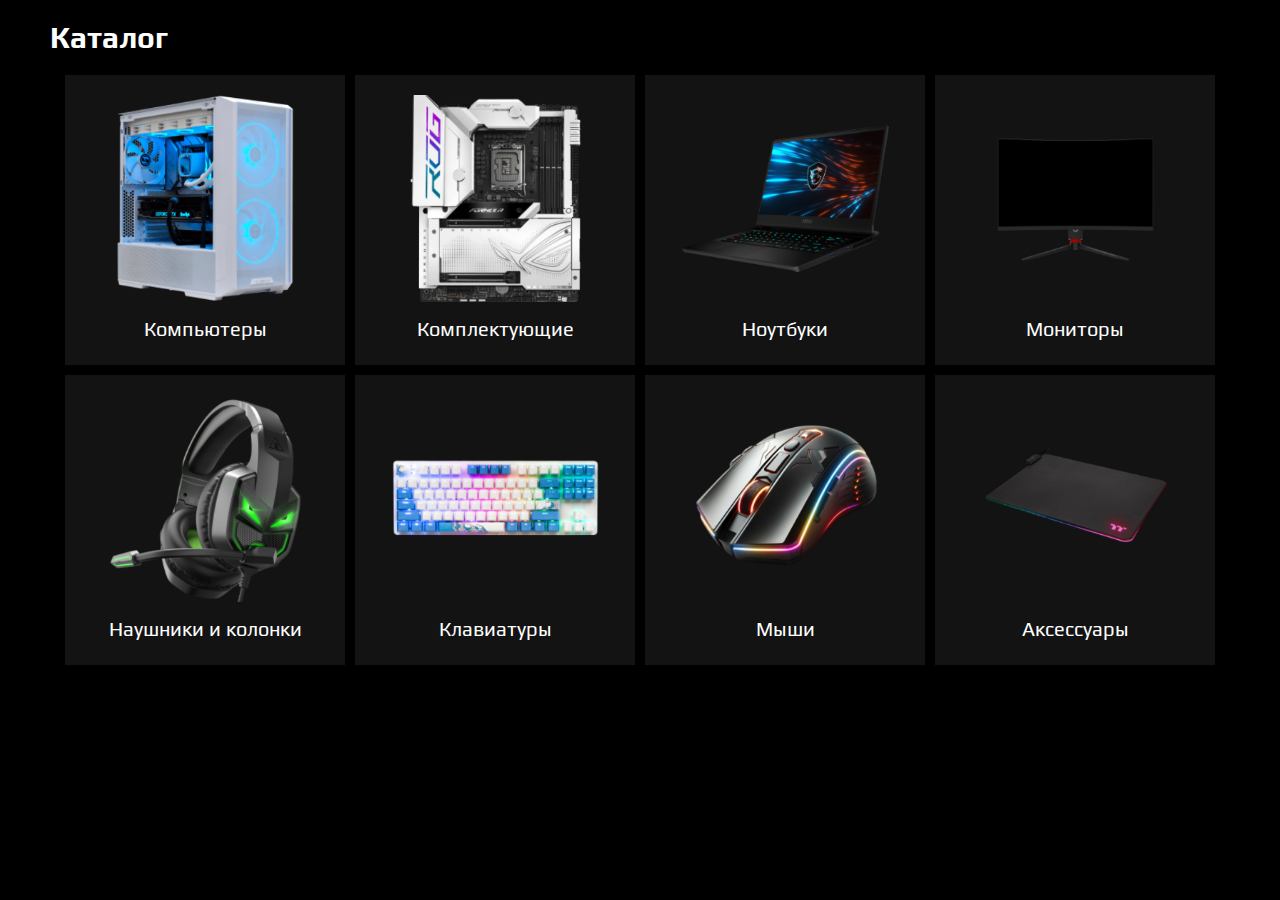
<file: catalog.html>
<!DOCTYPE html>
<html lang="en">
<head>
    <meta charset="UTF-8">
    <meta name="viewport" content="width=device-width, initial-scale=1">
    <title>Каталог | LevelPC</title>
    <link rel="icon" href="assets/icons/favicon.svg" type="image/x-icon">
    <link rel="preconnect" href="https://fonts.googleapis.com">
    <link rel="preconnect" href="https://fonts.gstatic.com" crossorigin>
    <link href="https://fonts.googleapis.com/css2?family=Play:wght@400;700&display=swap" rel="stylesheet">
    <link rel="stylesheet" href="styles.css">
    <script src="https://code.jquery.com/jquery-3.7.1.js"></script>
</head>
<body>
    <section class="catalogue-wrapper">
        <h2 class="catalogue-title">Каталог</h2>
        <div class="catalogue-container">
            <div class="catalogue-card-wrapper">
                <img src="assets/Images/goods/catalogue-pc-card.png" alt="" class="catalogue-cart-image">
                <p class="catalogue-card-title">Компьютеры</p>
            </div>
            <div class="catalogue-card-wrapper">
                <img src="assets/Images/goods/catalogue-parts-card.png" alt="" class="catalogue-cart-image">
                <p class="catalogue-card-title">Комплектующие</p>
            </div>
            <div class="catalogue-card-wrapper">
                <img src="assets/Images/goods/catalogue-laptops-card.png" alt="" class="catalogue-cart-image">
                <p class="catalogue-card-title">Ноутбуки</p>
            </div>
            <div class="catalogue-card-wrapper">
                <img src="assets/Images/goods/catalogue-monitors-card.png" alt="" class="catalogue-cart-image">
                <p class="catalogue-card-title">Мониторы</p>
            </div>
            <div class="catalogue-card-wrapper">
                <img src="assets/Images/goods/catalogue-headsets-card.png" alt="" class="catalogue-cart-image">
                <p class="catalogue-card-title">Наушники и колонки</p>
            </div>
            <div class="catalogue-card-wrapper">
                <img src="assets/Images/goods/catalogue-keyboards-card.png" alt="" class="catalogue-cart-image">
                <p class="catalogue-card-title">Клавиатуры</p>
            </div>
            <div class="catalogue-card-wrapper">
                <img src="assets/Images/goods/catalogue-mouses-card.png" alt="" class="catalogue-cart-image">
                <p class="catalogue-card-title">Мыши</p>
            </div>
            <div class="catalogue-card-wrapper">
                <img src="assets/Images/goods/catalogue-accessories-card.png" alt="" class="catalogue-cart-image">
                <p class="catalogue-card-title">Аксессуары</p>
            </div>
        </div>
    </section>
    <script src="script.js"></script>
</body>
</html>
</file>
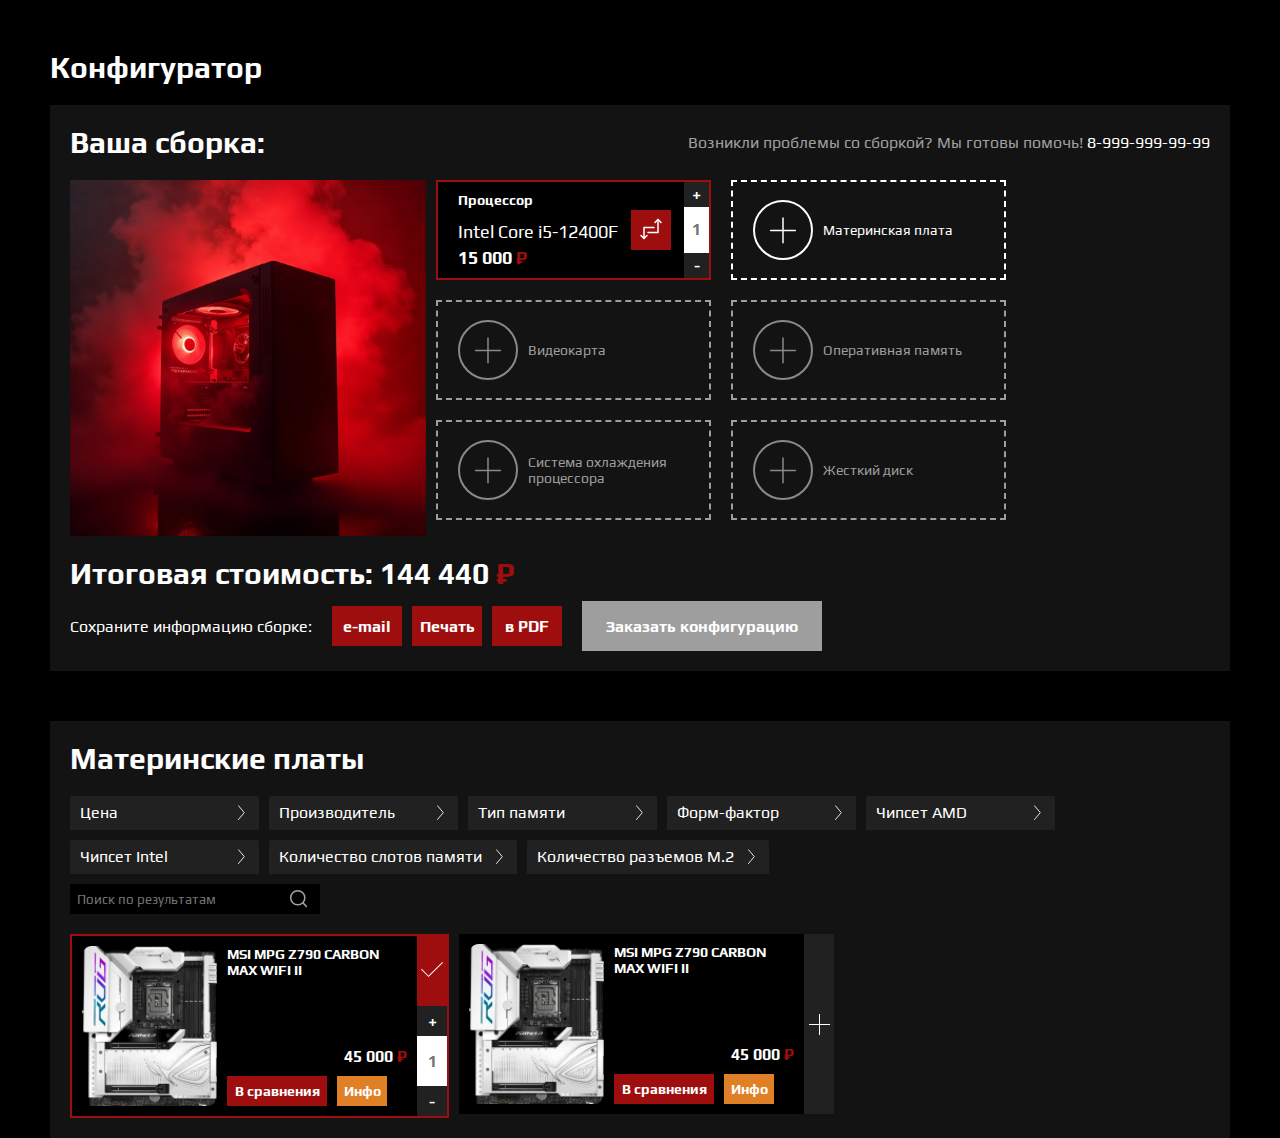
<file: configurator.html>
<!DOCTYPE html>
<html lang="en">
<head>
    <meta charset="UTF-8">
    <meta name="viewport" content="width=device-width, initial-scale=1">
    <title>Конфигуратор ПК | LevelPC</title>
    <link rel="icon" href="assets/icons/favicon.svg" type="image/x-icon">
    <link rel="preconnect" href="https://fonts.googleapis.com">
    <link rel="preconnect" href="https://fonts.gstatic.com" crossorigin>
    <link href="https://fonts.googleapis.com/css2?family=Play:wght@400;700&display=swap" rel="stylesheet">
    <link rel="stylesheet" href="styles.css">
    <script src="https://code.jquery.com/jquery-3.7.1.js"></script>
</head>
<body>
    <section class="configurator-wrapper">
        <h2 class="block-title">Конфигуратор</h2>
        <div class="configurator-container">
            <div class="your-build-head">
                <h2 class="block-title">Ваша сборка:</h2>
                <p class="help-number">Возникли проблемы со сборкой? <br>Мы готовы помочь! <span style="color: #fff;">8-999-999-99-99</span></p>
            </div>
            <div class="configurator-build-container">
                <img src="assets/Images/goods/no-pc.png" alt="" class="build-case-image">
                <div class="build-parts-flex">
                    <div class="build-part chosen-part">
                        <div class="part-text">
                            <p class="build-part-title">Процессор</p>
                            <p class="build-part-name"><a href="">Intel Core i5-12400F</a></p>
                            <p class="build-part-price">15 000 <span style="color:#9f0e0e;">₽</span></p>
                        </div>
                        <button class="part-replace-button">
                            <img src="assets/icons/replace-icon.svg" alt="">
                        </button>
                        <div class="part-counter">
                            <button class="part-add">+</button>
                            <input type="text" class="part-count" placeholder="1">
                            <button class="part-reduce">-</button>
                        </div>
                    </div>
                    <div class="build-part ready-to-pick" >
                        <div class="part-text">
                            <p class="build-part-title">Процессор</p>
                            <p class="build-part-name"><a href="">Intel Core i5-12400F<br>4.8 ГГц, LGA 1700</a></p>
                        </div>
                        <button class="part-replace-button">
                            <img src="assets/icons/replace-icon.svg" alt="">
                        </button>
                        <div class="part-counter">
                            <button class="part-add">+</button>
                            <input type="text" class="part-count" placeholder="1">
                            <button class="part-reduce">-</button>
                        </div>
                        <div class="pick-text">
                            <img src="assets/icons/add-part-icon.svg" alt="" class="add-part-image">
                            <p class="pick-part-name">Материнская плата</p>
                        </div>
                    </div>
                    <div class="build-part ready-to-pick unavailable-to-pick" >
                        <div class="part-text">
                            <p class="build-part-title">Процессор</p>
                            <p class="build-part-name"><a href="">Intel Core i5-12400F<br>4.8 ГГц, LGA 1700</a></p>
                        </div>
                        <button class="part-replace-button">
                            <img src="assets/icons/replace-icon.svg" alt="">
                        </button>
                        <div class="part-counter">
                            <button class="part-add">+</button>
                            <input type="text" class="part-count" placeholder="1">
                            <button class="part-reduce">-</button>
                        </div>
                        <div class="pick-text">
                            <img src="assets/icons/add-part-icon.svg" alt="" class="add-part-image">
                            <p class="pick-part-name">Видеокарта</p>
                        </div>
                    </div>
                    <div class="build-part ready-to-pick unavailable-to-pick" >
                        <div class="part-text">
                            <p class="build-part-title">Процессор</p>
                            <p class="build-part-name"><a href="">Intel Core i5-12400F<br>4.8 ГГц, LGA 1700</a></p>
                        </div>
                        <button class="part-replace-button">
                            <img src="assets/icons/replace-icon.svg" alt="">
                        </button>
                        <div class="part-counter">
                            <button class="part-add">+</button>
                            <input type="text" class="part-count" placeholder="1">
                            <button class="part-reduce">-</button>
                        </div>
                        <div class="pick-text">
                            <img src="assets/icons/add-part-icon.svg" alt="" class="add-part-image">
                            <p class="pick-part-name">Оперативная память</p>
                        </div>
                    </div>
                    <div class="build-part ready-to-pick unavailable-to-pick" >
                        <div class="part-text">
                            <p class="build-part-title">Процессор</p>
                            <p class="build-part-name"><a href="">Intel Core i5-12400F<br>4.8 ГГц, LGA 1700</a></p>
                        </div>
                        <button class="part-replace-button">
                            <img src="assets/icons/replace-icon.svg" alt="">
                        </button>
                        <div class="part-counter">
                            <button class="part-add">+</button>
                            <input type="text" class="part-count" placeholder="1">
                            <button class="part-reduce">-</button>
                        </div>
                        <div class="pick-text">
                            <img src="assets/icons/add-part-icon.svg" alt="" class="add-part-image">
                            <p class="pick-part-name">Система охлаждения процессора</p>
                        </div>
                    </div>
                    <div class="build-part ready-to-pick unavailable-to-pick" >
                        <div class="part-text">
                            <p class="build-part-title">Процессор</p>
                            <p class="build-part-name"><a href="">Intel Core i5-12400F<br>4.8 ГГц, LGA 1700</a></p>
                        </div>
                        <button class="part-replace-button">
                            <img src="assets/icons/replace-icon.svg" alt="">
                        </button>
                        <div class="part-counter">
                            <button class="part-add">+</button>
                            <input type="text" class="part-count" placeholder="1">
                            <button class="part-reduce">-</button>
                        </div>
                        <div class="pick-text">
                            <img src="assets/icons/add-part-icon.svg" alt="" class="add-part-image">
                            <p class="pick-part-name">Жесткий диск</p>
                        </div>
                    </div>
                    <div class="build-part ready-to-pick unavailable-to-pick" >
                        <div class="part-text">
                            <p class="build-part-title">Процессор</p>
                            <p class="build-part-name"><a href="">Intel Core i5-12400F<br>4.8 ГГц, LGA 1700</a></p>
                            
                        </div>
                        <button class="part-replace-button">
                            <img src="assets/icons/replace-icon.svg" alt="">
                        </button>
                        <div class="part-counter">
                            <button class="part-add">+</button>
                            <input type="text" class="part-count" placeholder="1">
                            <button class="part-reduce">-</button>
                        </div>
                        <div class="pick-text">
                            <img src="assets/icons/add-part-icon.svg" alt="" class="add-part-image">
                            <p class="pick-part-name">Твердотельный накопитель</p>
                        </div>
                    </div>
                    <div class="build-part ready-to-pick unavailable-to-pick" >
                        <div class="part-text">
                            <p class="build-part-title">Процессор</p>
                            <p class="build-part-name"><a href="">Intel Core i5-12400F<br>4.8 ГГц, LGA 1700</a></p>
                        </div>
                        <button class="part-replace-button">
                            <img src="assets/icons/replace-icon.svg" alt="">
                        </button>
                        <div class="part-counter">
                            <button class="part-add">+</button>
                            <input type="text" class="part-count" placeholder="1">
                            <button class="part-reduce">-</button>
                        </div>
                        <div class="pick-text">
                            <img src="assets/icons/add-part-icon.svg" alt="" class="add-part-image">
                            <p class="pick-part-name">Корпус</p>
                        </div>
                    </div>
                    <div class="build-part ready-to-pick unavailable-to-pick" >
                        <div class="part-text">
                            <p class="build-part-title">Процессор</p>
                            <p class="build-part-name"><a href="">Intel Core i5-12400F<br>4.8 ГГц, LGA 1700</a></p>
                        </div>
                        <button class="part-replace-button">
                            <img src="assets/icons/replace-icon.svg" alt="">
                        </button>
                        <div class="part-counter">
                            <button class="part-add">+</button>
                            <input type="text" class="part-count" placeholder="1">
                            <button class="part-reduce">-</button>
                        </div>
                        <div class="pick-text">
                            <img src="assets/icons/add-part-icon.svg" alt="" class="add-part-image">
                            <p class="pick-part-name">Система охлаждения корпуса</p>
                        </div>
                    </div>
                </div>
            </div>
            <div class="configurator-bottom">
                <h2 class="final-price-label">Итоговая стоимость: 144 440 <span style="color:#9f0e0e;">₽</span></h2>
                <div class="configurator-bottom-right-part">
                    <p class="save-information-label">Сохраните информацию сборке:</p>
                    <div class="save-information">
                        <button class="save-by-button">e-mail</button>
                        <button class="save-by-button">Печать</button>
                        <button class="save-by-button">в PDF</button>
                    </div>
                    <button class="build-order-button">
                        Заказать конфигурацию
                    </button>
                </div>
            </div>
        </div>
    </section>
    <section class="parts-list-wrapper">
        <div class="overlay-blur"></div>
        <div class="right-popup-wrapper">
            <div class="goods-info-container">
                <div class="right-popup-img-container">
                    <img src="assets/Images/goods/goods-popup.png" alt="" class="info-container-image">
                </div>
                <h2 class="goods-popup-name">MSI MPG Z790 CARBON MAX WIFI II</h2>
                <p class="goods-popup-caption">Материнская плата MSI MPG X870E CARBON WIFI выделяется классической расцветкой и логотипом дракона с многоцветной подсветкой. Она соответствует требованиям компьютерных энтузиастов и обеспечивает мощный вычислительный потенциал. Возможности подключения комплектующих представлены 4 слотами с поддержкой модулей DDR5, 3 слотами PCI-E x16, 4 слотами SATA III, 4 разъемами M.2.
                    MSI MPG X870E CARBON WIFI оснащена сетевыми портами 2.5 и 5 Гбит/с и модулем беспроводной связи (WI-FI 7 и Bluetooth 5.4). Надежная элементная база гарантирует стабильность в эксплуатации комплектующей. Параметрами освещения можно управлять при помощи фирменного ПО.</p>
                <div class="specs-popup-block">
                    <p class="specs-popup-block-name">Общие параметры</p>
                    <ul class="specs-popup-table">
                        <li class="specs-popup-table-row">Серия</li>
                        <li class="specs-popup-table-row">MSI MPG</li>
                    </ul>
                    <ul class="specs-popup-table">
                        <li class="specs-popup-table-row">Модель</li>
                        <li class="specs-popup-table-row">Z790 CARBON MAX WIFI II</li>
                    </ul>
                    <ul class="specs-popup-table">
                        <li class="specs-popup-table-row">Цвет</li>
                        <li class="specs-popup-table-row">Черный</li>
                    </ul>
                    <ul class="specs-popup-table">
                        <li class="specs-popup-table-row">Год релиза</li>
                        <li class="specs-popup-table-row">2024</li>
                    </ul>
                </div>
                <div class="specs-popup-block">
                    <p class="specs-popup-block-name">Процессор и чипсет</p>
                    <ul class="specs-popup-table">
                        <li class="specs-popup-table-row">Сокет</li>
                        <li class="specs-popup-table-row">LGA1700</li>
                    </ul>
                    <ul class="specs-popup-table">
                        <li class="specs-popup-table-row">Чипсет</li>
                        <li class="specs-popup-table-row">Z790 CARBON MAX WIFI II</li>
                    </ul>
                    <ul class="specs-popup-table">
                        <li class="specs-popup-table-row">Совместимые ядра</li>
                        <li class="specs-popup-table-row">Не знаю какие</li>
                    </ul>
                </div>
                <div class="specs-popup-block">
                    <p class="specs-popup-block-name">Общие параметры</p>
                    <ul class="specs-popup-table">
                        <li class="specs-popup-table-row">Серия</li>
                        <li class="specs-popup-table-row">MSI MPG</li>
                    </ul>
                    <ul class="specs-popup-table">
                        <li class="specs-popup-table-row">Модель</li>
                        <li class="specs-popup-table-row">Z790 CARBON MAX WIFI II</li>
                    </ul>
                    <ul class="specs-popup-table">
                        <li class="specs-popup-table-row">Цвет</li>
                        <li class="specs-popup-table-row">Черный</li>
                    </ul>
                    <ul class="specs-popup-table">
                        <li class="specs-popup-table-row">Год релиза</li>
                        <li class="specs-popup-table-row">2024</li>
                    </ul>
                </div>
                <div class="specs-popup-block">
                    <p class="specs-popup-block-name">Общие параметры</p>
                    <ul class="specs-popup-table">
                        <li class="specs-popup-table-row">Серия</li>
                        <li class="specs-popup-table-row">MSI MPG</li>
                    </ul>
                    <ul class="specs-popup-table">
                        <li class="specs-popup-table-row">Модель</li>
                        <li class="specs-popup-table-row">Z790 CARBON MAX WIFI II</li>
                    </ul>
                    <ul class="specs-popup-table">
                        <li class="specs-popup-table-row">Цвет</li>
                        <li class="specs-popup-table-row">Черный</li>
                    </ul>
                    <ul class="specs-popup-table">
                        <li class="specs-popup-table-row">Год релиза</li>
                        <li class="specs-popup-table-row">2024</li>
                    </ul>
                </div>
                <div class="specs-popup-block">
                    <p class="specs-popup-block-name">Общие параметры</p>
                    <ul class="specs-popup-table">
                        <li class="specs-popup-table-row">Серия</li>
                        <li class="specs-popup-table-row">MSI MPG</li>
                    </ul>
                    <ul class="specs-popup-table">
                        <li class="specs-popup-table-row">Модель</li>
                        <li class="specs-popup-table-row">Z790 CARBON MAX WIFI II</li>
                    </ul>
                    <ul class="specs-popup-table">
                        <li class="specs-popup-table-row">Цвет</li>
                        <li class="specs-popup-table-row">Черный</li>
                    </ul>
                    <ul class="specs-popup-table">
                        <li class="specs-popup-table-row">Год релиза</li>
                        <li class="specs-popup-table-row">2024</li>
                    </ul>
                </div>
                <button class="popup-add-to-build-button">Добавить в сборку</button>
            </div>
        </div>
        <h2 class="block-title">Материнские платы</h2>
        <div class="filters-button">
            <img src="assets/icons/filters-icon.svg" alt="">
            <p class="filters-title">Фильтры</p>
        </div>
        <div class="mobile-filters-wrapper">
            <button class="exit-filter-popup"><img src="assets/icons/close-filter-icon.svg" alt=""></button>
            <p class="mobile-filters-title">Фильтры</p>
                <div class="specs-drop-list mobile-filters-container">
                    <div class="specs-drop-list-main mobile-drop-list-main">
                        <p class="drop-list-title">Цена</p>
                        <img src="assets/icons/droplist-arrow-icon.svg" alt="" class="droplist-icon">
                        <div class="droplist-list price-drop-list">От
                            <input type="text" class="droplist-lowest-price" placeholder="0">
                            До
                            <input type="text" class="droplist-highest-price" placeholder="50 000">
                        </div>
                    </div>
                    <div class="specs-drop-list-main mobile-drop-list-main">
                        <p class="drop-list-title">Производитель</p>
                        <img src="assets/icons/droplist-arrow-icon.svg" alt="" class="droplist-icon">
                        <div class="droplist-list">
                            <div class="droplist-item droplist-item_1">
                                <p>AsRock</p>
                                <input type="checkbox" class="droplist-checkbox">
                            </div>
                            <div class="droplist-item droplist-item_1">
                                <p>ColorFul</p>
                                <input type="checkbox" class="droplist-checkbox">
                            </div>
                            <div class="droplist-item droplist-item_1">
                                <p>GIGABYTE</p>
                                <input type="checkbox" class="droplist-checkbox">
                            </div>
                            <div class="droplist-item droplist-item_1">
                                <p>MaxSun</p>
                                <input type="checkbox" class="droplist-checkbox">
                            </div>
                            <div class="droplist-item droplist-item_1">
                                <p>MSI</p>
                                <input type="checkbox" class="droplist-checkbox">
                            </div>
                        </div>
                    </div>
                </div>
            <div class="mobile-filters-bottom">
                <div class="mobile-filters-buttons">
                    <button class="apply-filters-button">Применить фильтры</button>
                    <button class="cancel-filters-button">Сбросить</button>
                </div>
            </div>
        </div>
        <div class="parts-list-container">
            <div class="specs-drop-list">
                <div class="specs-drop-list-main">
                    <p class="drop-list-title">Цена</p>
                    <img src="assets/icons/droplist-arrow-icon.svg" alt="" class="droplist-icon">
                    <div class="droplist-list price-drop-list">От
                        <input type="text" class="droplist-lowest-price" placeholder="0">
                        До
                        <input type="text" class="droplist-highest-price" placeholder="50 000">
                    </div>
                </div>
                <div class="specs-drop-list-main">
                    <p class="drop-list-title">Производитель</p>
                    <img src="assets/icons/droplist-arrow-icon.svg" alt="" class="droplist-icon">
                    <div class="droplist-list">
                        <div class="droplist-item droplist-item_1">
                            <p>AsRock</p>
                            <input type="checkbox" class="droplist-checkbox">
                        </div>
                        <div class="droplist-item droplist-item_1">
                            <p>ColorFul</p>
                            <input type="checkbox" class="droplist-checkbox">
                        </div>
                        <div class="droplist-item droplist-item_1">
                            <p>GIGABYTE</p>
                            <input type="checkbox" class="droplist-checkbox">
                        </div>
                        <div class="droplist-item droplist-item_1">
                            <p>MaxSun</p>
                            <input type="checkbox" class="droplist-checkbox">
                        </div>
                        <div class="droplist-item droplist-item_1">
                            <p>MSI</p>
                            <input type="checkbox" class="droplist-checkbox">
                        </div>
                    </div>
                </div>
                <!-- <div class="specs-drop-list-main">
                    <p class="drop-list-title">Сокет</p>
                    <img src="assets/icons/droplist-arrow-icon.svg" alt="" class="droplist-icon">
                    <div class="droplist-list">
                        <div class="droplist-item droplist-item_1">
                            <p>AM5</p>
                            <input type="checkbox" class="droplist-checkbox">
                        </div>
                        <div class="droplist-item droplist-item_1">
                            <p>AM4</p>
                            <input type="checkbox" class="droplist-checkbox">
                        </div>
                        <div class="droplist-item droplist-item_1">
                            <p>LGA1851</p>
                            <input type="checkbox" class="droplist-checkbox">
                        </div>
                        <div class="droplist-item droplist-item_1">
                            <p>LGA1700</p>
                            <input type="checkbox" class="droplist-checkbox">
                        </div>
                        <div class="droplist-item droplist-item_1">
                            <p>LGA1200</p>
                            <input type="checkbox" class="droplist-checkbox">
                        </div>
                    </div>
                </div> -->
                <div class="specs-drop-list-main">
                    <p class="drop-list-title">Тип памяти</p>
                    <img src="assets/icons/droplist-arrow-icon.svg" alt="" class="droplist-icon">
                    <div class="droplist-list">
                        <div class="droplist-item droplist-item_1">
                            <p>DDR5</p>
                            <input type="checkbox" class="droplist-checkbox">
                        </div>
                        <div class="droplist-item droplist-item_1">
                            <p>DDR4</p>
                            <input type="checkbox" class="droplist-checkbox">
                        </div>
                    </div>
                </div>
                <div class="specs-drop-list-main">
                    <p class="drop-list-title">Форм-фактор</p>
                    <img src="assets/icons/droplist-arrow-icon.svg" alt="" class="droplist-icon">
                    <div class="droplist-list">
                        <div class="droplist-item droplist-item_1">
                            <p>E-ATX</p>
                            <input type="checkbox" class="droplist-checkbox">
                        </div>
                        <div class="droplist-item droplist-item_1">
                            <p>Standard-ATX</p>
                            <input type="checkbox" class="droplist-checkbox">
                        </div>
                        <div class="droplist-item droplist-item_1">
                            <p>Micro-ATX</p>
                            <input type="checkbox" class="droplist-checkbox">
                        </div>
                        <div class="droplist-item droplist-item_1">
                            <p>Mini-ATX</p>
                            <input type="checkbox" class="droplist-checkbox">
                        </div>
                    </div>
                </div>
                <div class="specs-drop-list-main">
                    <p class="drop-list-title">Чипсет AMD</p>
                    <img src="assets/icons/droplist-arrow-icon.svg" alt="" class="droplist-icon">
                    <div class="droplist-list">
                        <div class="droplist-item droplist-item_1">
                            <p>X870</p>
                            <input type="checkbox" class="droplist-checkbox">
                        </div>
                        <div class="droplist-item droplist-item_1">
                            <p>X870E</p>
                            <input type="checkbox" class="droplist-checkbox">
                        </div>
                        <div class="droplist-item droplist-item_1">
                            <p>B850</p>
                            <input type="checkbox" class="droplist-checkbox">
                        </div>
                        <div class="droplist-item droplist-item_1">
                            <p>B840</p>
                            <input type="checkbox" class="droplist-checkbox">
                        </div>
                    </div>
                </div>
                <div class="specs-drop-list-main">
                    <p class="drop-list-title">Чипсет Intel</p>
                    <img src="assets/icons/droplist-arrow-icon.svg" alt="" class="droplist-icon">
                    <div class="droplist-list">
                        <div class="droplist-item droplist-item_1">
                            <p>Z890</p>
                            <input type="checkbox" class="droplist-checkbox">
                        </div>
                        <div class="droplist-item droplist-item_1">
                            <p>Z790</p>
                            <input type="checkbox" class="droplist-checkbox">
                        </div>
                        <div class="droplist-item droplist-item_1">
                            <p>H770</p>
                            <input type="checkbox" class="droplist-checkbox">
                        </div>
                        <div class="droplist-item droplist-item_1">
                            <p>B760</p>
                            <input type="checkbox" class="droplist-checkbox">
                        </div>
                    </div>
                </div>
                <div class="specs-drop-list-main">
                    <p class="drop-list-title">Количество слотов памяти</p>
                    <img src="assets/icons/droplist-arrow-icon.svg" alt="" class="droplist-icon">
                    <div class="droplist-list">
                        <div class="droplist-item droplist-item_1">
                            <p>8</p>
                            <input type="checkbox" class="droplist-checkbox">
                        </div>
                        <div class="droplist-item droplist-item_1">
                            <p>4</p>
                            <input type="checkbox" class="droplist-checkbox">
                        </div>
                        <div class="droplist-item droplist-item_1">
                            <p>2</p>
                            <input type="checkbox" class="droplist-checkbox">
                        </div>
                    </div>
                </div>
                <div class="specs-drop-list-main">
                    <p class="drop-list-title">Количество разъемов M.2</p>
                    <img src="assets/icons/droplist-arrow-icon.svg" alt="" class="droplist-icon">
                    <div class="droplist-list">
                        <div class="droplist-item droplist-item_1">
                            <p>3</p>
                            <input type="checkbox" class="droplist-checkbox">
                        </div>
                        <div class="droplist-item droplist-item_1">
                            <p>2</p>
                            <input type="checkbox" class="droplist-checkbox">
                        </div>
                        <div class="droplist-item droplist-item_1">
                            <p>1</p>
                            <input type="checkbox" class="droplist-checkbox">
                        </div>
                        <div class="droplist-item droplist-item_1">
                            <p>0</p>
                            <input type="checkbox" class="droplist-checkbox">
                        </div>
                    </div>
                </div>
            </div>
            <input type="search" class="item-search-field" placeholder="Поиск по результатам">
        </div>
        <div class="pc-parts-list">
            <div class="parts-list-item added-item">
                <img src="assets/Images/goods/motherboard.png" alt="" class="list-item-image">
                <div class="item-title-and-price">
                    <p class="item-name">MSI MPG Z790 CARBON MAX WIFI II</p>
                    <p class="item-price">45 000 <span style="color:#9f0e0e;">₽</span></p>
                    <div class="item-buttons">
                        <button class="item-compare">В сравнения</button>
                        <button class="item-info">Инфо</button>
                    </div>
                </div>
                <button class="add-to-build">
                    <img src="assets/icons/add-to-build-icon.svg" alt="" class="add-to-build-icon">
                </button>
                <div class="item-remove-and-count">
                    <button class="remove-item-button">
                        <img src="assets/icons/item-inbuild-icon.svg" alt="">
                    </button>
                    <div class="part-counter item-counter">
                        <button class="part-add">+</button>
                        <input type="text" class="part-count" placeholder="1">
                        <button class="part-reduce">-</button>
                    </div>
                </div>
            </div>
            <div class="parts-list-item">
                <img src="assets/Images/goods/motherboard.png" alt="" class="list-item-image">
                <div class="item-title-and-price">
                    <p class="item-name">MSI MPG Z790 CARBON MAX WIFI II</p>
                    <p class="item-price">45 000 <span style="color:#9f0e0e;">₽</span></p>
                    <div class="item-buttons">
                        <button class="item-compare">В сравнения</button>
                        <button class="item-info">Инфо</button>
                    </div>
                </div>
                <button class="add-to-build">
                    <img src="assets/icons/add-to-build-icon.svg" alt="" class="add-to-build-icon">
                </button>
                <div class="item-remove-and-count">
                    <button class="remove-item-button">
                        <img src="assets/icons/item-inbuild-icon.svg" alt="">
                    </button>
                    <div class="part-counter item-counter">
                        <button class="part-add">+</button>
                        <input type="text" class="part-count" placeholder="1">
                        <button class="part-reduce">-</button>
                    </div>
                </div>
            </div>
        </div>
    </section>
    <script src="script.js"></script>
</body>
</html>
</file>
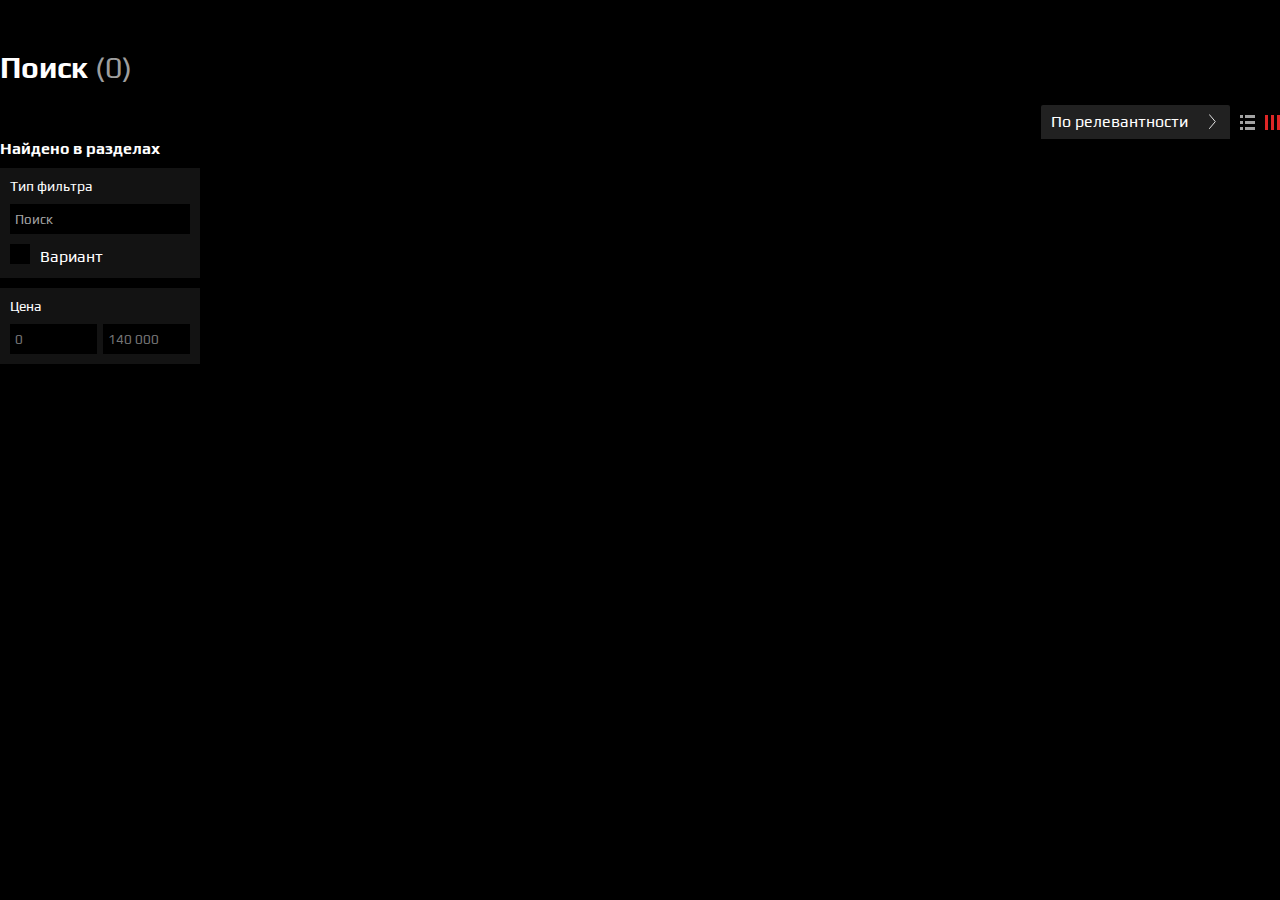
<file: search-results.html>
<!DOCTYPE html>
<html lang="en">
<head>
    <meta charset="UTF-8">
    <meta name="viewport" content="width=device-width, initial-scale=1">
    <title>Каталог | LevelPC</title>
    <link rel="icon" href="assets/icons/favicon.svg" type="image/x-icon">
    <link rel="preconnect" href="https://fonts.googleapis.com">
    <link rel="preconnect" href="https://fonts.gstatic.com" crossorigin>
    <link href="https://fonts.googleapis.com/css2?family=Play:wght@400;700&display=swap" rel="stylesheet">
    <link rel="stylesheet" href="styles.css">
    <script src="https://code.jquery.com/jquery-3.7.1.js"></script>
</head>
<body>
    <section class="search-results-wrapper">
        <h2 class="search-results-title">Поиск <span style="color:#9e9e9e; font-weight: normal;">(0)</span></h2>
        <div class="applied-filters-flex">
            <p class="applied-filters-title">Фильтры:</p>
            <div class="applied-filter">
                <p class="applied-filter-name">RTX 3060</p>
                <img src="assets/icons/remove-filter-icon.svg" alt="">
            </div>
        </div>
        <div class="search-results-sorting">
            <div class="specs-drop-list-main sort-droplist">
                <p class="drop-list-title">По релевантности</p>
                <img src="assets/icons/droplist-arrow-icon.svg" alt="" class="droplist-icon">
                <div class="droplist-list ">
                    <div class="droplist-item droplist-item_1 sort-droplist-item">
                        <p>По убыванию цены</p>
                    </div>
                    <div class="droplist-item droplist-item_1 sort-droplist-item">
                        <p>По возрастанию цены</p>
                    </div>
                </div>
            </div>
            <button class="search-orientation-button">
                <img src="assets/icons/search-horizontal-icon.svg" alt="">
            </button>
            <button class="search-orientation-button">
                <img src="assets/icons/search-vertical-icon.svg" alt="">
            </button>
        </div>
        <div class="search-results-container">
            <div class="left-filters-wrapper">
                <p class="left-filters-title">Найдено в разделах</p>
                <div class="filters-block">
                    <p class="filter-title">Тип фильтра</p>
                    <input type="text" class="header-search filter-search-field" placeholder="Поиск">
                    <ul class="filters-table">
                        <li class="filter-in-table">
                            <label class="custom-checkbox">
                                <input type="checkbox" class="original-checkbox">
                                <span class="checkmark"></span>
                            </label>
                            Вариант
                        </li>
                    </ul>
                </div>
                <div class="filters-block">
                    <p class="filter-title">Цена</p>
                    <div class="filter-price-inputs">
                        <input type="text" class="filter-price-input" placeholder="0">
                        <input type="text" class="filter-price-input" placeholder="140 000">
                    </div>
                </div>
            </div>
        </div>
    </section>
    <script src="script.js"></script>
</body>
</html>
</file>
<file: styles.css>
@import url('https://fonts.googleapis.com/css2?family=Play:wght@400;700&display=swap');


input[type="search"]::-webkit-search-cancel-button
{
  -webkit-appearance:none;
}
button{
    font-family: Play;
    border-radius: 0;
    border:0;
}
html{
    margin: 0;
    padding: 0;
}
body{
    font-family: 'Play', serif;
    width: 100%;
    margin: 0;
    background-color: #000;
}

h1{
    font-size: 30pt;
}
h2{
    color: #fff;
    font-size: 30px;
    width: auto;
    margin: 0;
    margin-bottom: 20px;
}
p{
    font-family: 'Play', serif;
    margin: 0;
}
li{
    list-style: none;
}
a{
    text-decoration: none;
    color: #a3a3a3;
}
input{
    font-family: Play;
}
.header-wrapper{
    border-bottom: 2px solid #9f0e0e;
    height: 48px;
    width: 100%;
    position: fixed;
    z-index: 4;
    background-color: #000000;
}
.burger-menu-button{
    display: none;
    color: #fff;
    border: 0;
    background-color: #000;
    height: 48px;
    padding-top: 17px;
    justify-content: space-evenly;
    width: fit-content;
    cursor: pointer;
}
.burger-menu-button:hover{
    background-color: #9f0e0e;
    transition: 0.3s;
}
.burger-menu-wrapper {
    position: fixed;
    top: 0;
    left: -300px; /* Прячем за левый край */
    width: 250px;
    height: 100vh;
    background-color: #000;
    z-index: 4;
    display: flex;
    flex-direction: column;
    padding-top: 50px;
    padding-bottom: 50px;
    transition: left 0.3s ease-in-out;
}
.burger-menu-container{
    padding-left: 50px;
}
.burger-menu-container .header-connect-buttons{
    margin-top: 20px;
    display: none;
}
.burger-menu-container button{
    justify-content: flex-start;
}
.burger-menu-container .header-logo{
    margin-bottom: 20px;
}
.burger-menu-overlay {
    position: fixed;
    top: 0;
    left: 0;
    z-index: 2;
    width: 100%;
    height: 100%;
    background: rgba(0, 0, 0, 0.5); /* Затемнение */
    backdrop-filter: blur(5px); /* Размытие */
    opacity: 0;
    visibility: hidden;
    transition: opacity 0.3s ease, visibility 0.3s ease;
}
.burger-menu-wrapper.active {
    left: 0;
}

.burger-menu-overlay.active {
    opacity: 1;
    visibility: visible;
}
.header-logo{
    margin-right: 50px;
    cursor: pointer;
}
.header-body{
    max-width: 1600px;
    padding-left: 50px;
    padding-right: 50px;
    margin-left: auto;
    margin-right: auto;
    display: flex;
    justify-content: space-between;
}
.header-left-part{
    max-width: 963px;
    display: flex;
    justify-content: flex-start;
}
.header-nav-wrapper {
    display: flex;
    justify-content: space-between;
    gap: 10px;
    height: 48px;
    position: relative;
}
.header-nav-button{
    background-color: #000;
    width: fit-content;
    height: 48px;
    padding-top: 17px;
    border: 0;
    color: #fff;
    display: flex;
    justify-content: space-evenly;
    width: fit-content;
    cursor: pointer;
}
.header-button-icon
{
    width: 15px;
    height: 15px;
}
.header-nav-button:hover{
    transition: 0.3s;
    background-color: #9f0e0e;
}
.header-nav-button-label{
    margin-top: 0;
    margin-bottom: 0;
    margin-left: 5px;
    font-size: 14px;
    font-weight: bold;
    line-height: 14px;
    white-space: nowrap;
}
.header-right-part{
    max-width: 480px;
    margin-left: 20px;
    width: 100%;
    height: 30px;
    margin-top: 10px;
    display: flex;
    justify-content: flex-end;
    gap: 20px;
}
.header-search{
    background-color: #131313;
    border: 0;
    font-family: Play;
    max-width: 400px;
    min-width: 150px;
    width: 100%;
    color: #fff;
    background-image: url('assets/icons/search-icon.svg');
    background-position: 95%; 
    background-repeat: no-repeat;
    text-indent: 5px;
    color: #a3a3a3;
}
.header-search::placeholder{
    font-family: Play;
    text-indent: 5px;
    color: #a3a3a3;
}
.header-search:focus{
    outline: 2px solid #9f0e0e;
}
.header-connect-buttons{
    max-width: 110px;
    display: flex;
    gap: 5px;
}
.header-connect-button{
    background-color: #000;
    width: fit-content;
    height: fit-content;
    border: 0;
    padding: 0;
}
.header-connect-icon{
    cursor: pointer;
}
.header-connect-icon:hover ellipse{
    transition: 0.3s;
    fill: #E08026;
}
.header-functional-buttons{
    max-width: 94px;
    display: flex;
    gap: 10px;
    margin-top: 3px;
    
}
.header-functional-buttons button{
    background: none;
    padding: 0;
    margin: 0;
    border:0;
    
}
.header-funcbutton-icon{
    height: 24px;
    width: 24px;
    cursor: pointer;
}
.header-more-button{
    display: none;
    position: relative;
}
.header-more-menu {
    display: none;
    position: fixed;
    flex-direction: column;
    top: 48px;
    background:#131313;
    border: 2px solid #9f0e0e;
    z-index: 5;
    width: fit-content;
}

.header-more-menu button {
    width: 100%;
    padding-left: 10px;
    padding-right: 10px;
    justify-content: flex-start;

}

.header-more-menu button:hover {
    background-color: #9f0e0e;
}
.catalogue-menu {
    position: fixed;
    top: 50px;
    z-index: -1;
    left: 0;
    display: none;
    max-width: 1200px;
    min-width: 900px;
    min-height: 200px;
    font-size: 14px;
    background-color: #131313;
    border-bottom: 2px solid #9f0e0e;
    border-left: 2px solid #9f0e0e;
    border-right: 2px solid #9f0e0e;
    color: #fff;
    z-index: 6;
}
.catalogue-menu.burger-active {
    max-width: fit-content;
    border-top: 2px solid #9f0e0e;
    min-width: auto;
    margin-top: 45px;
    height: auto;
}
.catalogue-menu.burger-active .category-content{
    height: auto;
}
.catalogue-menu.burger-active .category-list{
    flex-direction: column;
    margin-bottom: 10px;
}
.catalogue-menu.burger-active .catalogue-divider{
    height: 22vh;
    margin-bottom: 0;
    margin-top: 10px;

}
.catalogue-menu-left ul {
    list-style: none;
    padding: 0;
    margin-top: 10px;
    margin-bottom: 10px;
}

.catalogue-menu-left ul li {
    padding: 10px;
    cursor: pointer;
}

.catalogue-menu-left ul li:hover {
    background-color: #9f0e0e;
}
.catalogue-menu-left li{
    width: 200px;
    text-indent: 10px;
    display: flex;
    justify-content: space-between;
}
.catalogue-divider{
    width: 1px;
    height: 170px;
    margin-left: 20px;
    margin-top: auto;
    margin-bottom: auto;
    background-color: #a3a3a3;
}
.catalogue-menu-right {
    width: 80%;
    min-height: 180px;
    margin-top: auto;
    margin-bottom: auto;
    padding-left: 20px;
}

.category-content {
    display: none; /* Скрываем все категории по умолчанию */
    height: 180px;
    padding-top: 20px;
}

.category-content.active {
    display: block; /* Показываем активную категорию */
}

/* Показываем меню при наведении на кнопку "КАТАЛОГ" */
.header-catalogue-button:hover + .catalogue-menu,
.catalogue-menu:hover {
    display: flex;
}
.catalogue-category-title{
    margin-top: 0;
    margin-bottom: 20px;
}
.category-list{
    max-width: 800px;
    height: auto;
    color: #a3a3a3;
    display: flex;
    justify-content: flex-start;
}
.computers-list-titles{
    margin: 0;
    padding: 0;
    margin-right: 20px;
}
.category-list li{
    height: fit-content;
    width: 260px;
    margin-bottom: 15px;
    height: 16px;
    cursor: pointer;
}
.category-list li:hover{
    text-decoration: underline;
}

.slider-wrapper {
    padding-top: 50px;
    position: relative;
    max-width: 1920px;
    overflow: hidden;
    margin-left: auto;
    margin-right: auto;
}

.slider-content {
    position: relative;
    max-height: 700px;
}

/* Слайды с изображениями и текстом */
.slider-images {
    max-width: 1920px;
    display: flex;
    transition: transform 0.5s ease-in-out; /* Анимация сдвига */
}

.slide {
    min-width: 100%; /* Каждый слайд занимает 100% ширины */
    height: 100%;
    position: relative; /* Для позиционирования текста внутри слайда */
}

.slide img {
    width: 100%;
    height: 100%;
    object-fit: cover; /* Изображение как фон */
    right: 0;
}

/* Текстовый блок внутри слайда */
.slider-title {
    position: absolute;
    top: 50%;
    left: 8%;
    transform: translateY(-50%);
    width: 30%;
    color: #fff;
    z-index: 2; /* Текст поверх изображения */
}

.slider-title h1 {
    font-size: 4vw;
    margin-bottom: 3vh;
}

.slider-title p {
    font-size: 1.5vw;
}

/* Кнопки навигации */
.slider-nav {
    position: absolute;
    top: 50%;
    background-color: transparent;
    border: none;
    color: #9f0e0e;
    font-size: 50px;
    cursor: pointer;
    z-index: 3; /* Кнопки поверх текста и изображения */
}

.slider-nav.prev {
    left: 2.5%;
    padding: 0;
}

.slider-nav.next {
    right: 2.5%;
    padding: 0;
}
.slider-nav img{
    transform: scale(0.7);
}
.slider-nav:hover img {
    transition: 0.3s;
    filter: brightness(150%);
}

/* Индикаторы */
.slider-indicators {
    position: absolute;
    max-width: 100px;
    bottom: 20px;
    left: 50%;
    display: flex;
    justify-content: space-between;
    gap: 20px;
    transform: translateX(-50%);
    z-index: 3; /* Индикаторы поверх текста и изображения */
}

.indicator {
    width: 20px;
    height: 20px;
    background-color: #9e9e9e;
    border-radius: 50%;
    cursor: pointer;
    opacity: 0.5;
    transition: opacity 0.3s ease;
}

.indicator.active {
    background-color: #9f0e0e;
    opacity: 1;
}
.computer-series-title-wrapper{
    max-width: 1600px;
    width: 100%;
    margin-top: 50px;
    margin-left: auto;
    margin-right: auto;
}
.series-title-wrapper{
    max-width: 752px;
    color: #fff;
    font-weight: bold;
    font-size: 30px;
    margin-left: auto;
    margin-right: auto;
    text-align: center;
}
.series-title-caption{
    margin-top: 5px;
    font-size: 14px;
    font-weight: normal;
    color: #9f0e0e;
}
.computer-series-wrapper{
    margin-top: 50px;
    max-width: 1600px;
    display: flex;
    justify-content: center;
    gap: 20px;
    height: auto;
    flex-wrap: wrap;
    align-items: center;
    margin-left: auto;
    margin-right: auto;
}
.series-part{
    max-width: 20%;
    background-color: #131313;
    padding: 20px;
}
.series-part img{
    max-width: 360px;
    width: 100%;
}
.series-part-title{
    max-width: 365px;
    font-size: 20px;
    width: 100%;
    text-align: center;
}
.series-part p{
    color: #fff;
    font-weight: bold;
}
.series-part-caption{
    color: #9e9e9e;
    font-size: 14px;
    max-width: 365px;
    line-height: 14pt;
    margin-top: 10px;
}
.series-part-price{
    font-size: 30px;
    width: fit-content;
    margin-top: 10px;
    margin-left: auto;
    margin-right: auto;
}
.button-container{
    width: 100%;
    display: flex;
    align-items: center;
    height: fit-content;
}
.computer-series-part-button{
    max-width: 210px;
    width: 100%;
    height: 30px;
    background-color: #9f0e0e;
    border: none;
    color: #fff;
    font-size: 14px;
    font-weight: bold;
    padding: 0;
    margin-top: 10px;
    cursor: pointer;
    margin-left: auto;
    margin-right: auto;

}
.computer-series-part-button:hover{
    transition: 0.3s;
    background-color: #E08026;
}
/* Новый слайдер */
.second-slider-wrapper {
    position: relative;
    width: 100%; /* Занимает всю ширину окна */
    max-height: 280px; /* Минимальная высота */
    overflow: hidden;
    margin-top: 50px;
}

.second-slider-wrapper .slider-content {
    position: relative;
    max-height: 280px;
}

/* Слайды с изображениями и текстом */
.second-slider-wrapper .slider-images {
    width: 100%;
    display: flex;
    transition: transform 0.5s ease-in-out; /* Анимация сдвига */
}

.second-slider-wrapper .slide {
    position: relative; /* Для позиционирования текста внутри слайда */
}

.second-slider-wrapper .slide img {
    width: 100%;
    object-fit: cover; /* Изображение как фон */
}

/* Текстовый блок внутри слайда */
.second-slider-wrapper .slider-title {
    position: absolute;
    top: 50%;
    left: 8%;
    transform: translateY(-50%);
    width: 30%;
    color: #fff;
    z-index: 2; /* Текст поверх изображения */
}

/* Кнопки навигации */
.second-slider-wrapper .slider-nav {
    position: absolute;
    top: 50%;
    transform: translateY(-50%);
    background-color: transparent;
    border: none;
    color: #9f0e0e;
    font-size: 50px;
    cursor: pointer;
    z-index: 3; /* Кнопки поверх текста и изображения */
}

.second-slider-wrapper .slider-nav.prev {
    left: 2.5%;
    padding: 0;
}

.second-slider-wrapper .slider-nav.next {
    right: 2.5%;
    padding: 0;
}

.second-slider-wrapper .slider-nav:hover img {
    transition: 0.3s;
    filter: brightness(150%);
}

/* Индикаторы */
.second-slider-wrapper .slider-indicators {
    position: absolute;
    bottom: 20px;
    left: 50%;
    transform: translateX(-50%);
    display: flex;
    z-index: 3; /* Индикаторы поверх текста и изображения */
}

.second-slider-wrapper .indicator {
    width: 20px;
    height: 20px;
    background-color: #9e9e9e;
    border-radius: 50%;
    margin: 0 10px;
    cursor: pointer;
    opacity: 0.5;
    transition: opacity 0.3s ease;
}

.second-slider-wrapper .indicator.active {
    background-color: #9f0e0e;
    opacity: 1;
}

.configurator-banner-wrapper {
    margin-top: 50px;
    width: 100%;
    max-height: 450px;
    position: relative;
    overflow: hidden;
}
.configurator-banner-container{
    width: 100%;
    max-height: 500px;
    display: flex;
}
.configurator-banner-left-part {
    position: relative;
    display: flex;
    flex-direction: column;
    justify-content: flex-end;
    width: fit-content;
    max-height: 405px;
    margin-left: 8vw;
}

.configurator-banner-title {
    max-width: 851px;
    height: fit-content;
    font-size: 2vw; /* Размер текста зависит от ширины экрана */
    font-weight: bold;
    color: #fff;
    margin: 0;
}

.configurator-banner-back {
    position: absolute;
    bottom: 0;
    width: 100%; /* Изображение занимает всю ширину контейнера */
    object-fit: contain; /* Сохраняем пропорции изображения, не обрезая его */
    z-index: -2; /* Фоновое изображение */
}

.configurator-banner-pc {
    margin-left: 3%;
    margin-top: auto;
    width: 30%;
}

.configurator-banner-button {
    padding: 0;
    margin-top: 25px;
    width: 70%;
    height: 7vw;
    font-weight: bold;
    color: #fff;
    background-color: #9f0e0e;
    font-size: 2vw; /* Размер текста зависит от ширины экрана */
   
    border: 0;
    cursor: pointer;
    margin-bottom: 10px;
}

.configurator-banner-button:hover {
    background-color: #E08026;
    transition: 0.3s;
}
.configurator-banner-button:hover {
    background-color: #E08026;
    transition: 0.3s;
}
.advantages-banner-wrapper{
    margin-top: 50px;
    width: 100%;
    background-image: url('assets/Images/banners/why-we-banner.png');
    background-position: center;
}
.advantages-banner-image{
    position: absolute;
    z-index: -1;
    width: 100%; /* Изображение занимает всю ширину контейнера */
    object-fit: cover; /* Сохраняем пропорции изображения, не обрезая его */
}
.advantages-container{
    max-width: 1600px;
    padding-top: 30px;
    padding-bottom: 30px;
    margin-left: auto;
    margin-right: auto;
}
.advantages-title{
    width: fit-content;
    margin-left: auto;
    margin-right: auto;
}

.advantages-flex {
    max-width: 1600px;
    height: auto;
    display: flex;
    gap: 20px; /* Расстояние между элементами */
    flex-wrap: wrap; /* Разрешаем перенос элементов на новую строку */
    justify-content: space-around; /* Элементы выравниваются по левому краю */
}

.advantage-item {
    height: auto;
    display: flex;
    flex-direction: column;
    align-items: center;
    flex: 1 1 auto; /* Элементы растягиваются, чтобы заполнить доступное пространство */
    max-width: 20%; /* Минимальная ширина элемента */
}
.advantage-image {
    width: 100px;
    height: 80px;
}

.advantage-title {
    font-size: 20px;
    color: #fff;
    font-weight: bold;
    text-align: center;
    margin-top: 10px;
    margin-bottom: 10px;
}

.advantage-caption {
    color: #9e9e9e;
    max-width: 344px;
    text-align: center;
}
.news-wrapper{
    margin-top: 50px;
    max-width: 1600px;
    width: 100%;
    height: auto;
    margin-left: auto;
    margin-right: auto;
}
.news-title{
    width: fit-content;
    margin-left: auto;
    margin-right: auto;
}
.news-container{
    width: 100%;
    height: auto;
    display: flex;
    justify-content: space-around;
    align-items: center;
    margin-left: auto;
    margin-right: auto;
    flex-wrap: wrap;
    row-gap: 20px;
    gap: 20px;
}
.news-item{
    max-width: 345px;
    padding-left: 20px;
    padding-right: 20px;
    height: auto;
    padding-top: 20px;
    padding-bottom: 20px;
    background-color: #131313;
    display: flex;
    flex-direction: column;
    justify-content: space-between;
    align-items: center;
    gap: 20px;
}
.news-image{
    max-width: 345px;
}
.news-caption{
    color: #ffffff;
    max-width: 345px;
}
.news-info{
    max-width: 345px;
    width: 100%;
    display: flex;
    justify-content: space-between;
}
.news-source, .news-date{
    color: #9e9e9e;
}
.footer-wrapper{
    border-top: 2px solid #9f0e0e;
    margin-top: 50px;
    width: 100%;
    height:auto;
    background-color: #000000;
    font-size: 16px;
    color: #9e9e9e;
}
.footer-content{
    max-width: 1600px;
    height: auto;
    margin-top: 40px;
    margin-left: auto;
    margin-right: auto;
    display: flex;
    justify-content: flex-start;
    flex-wrap: wrap;
    margin-bottom: 20px;
}
.footer-left-part{
    max-width: 230px;
    display: flex;
    flex-direction: column;
    gap: 30px;
    margin-right: 100px;
}
.footer-icons{
    max-width: 221px;
    height: auto;
    display: flex;
    justify-content: space-between;
}
.footer-logo{
    max-width: 221px;
    width: 100%;
}
.subscribe{
    max-width: 230px;
}
.footer-button svg{
    width: 60px;
    height: 60px;
}
.footer-right-part{
    max-width: 1200px;
    display: flex;
    justify-content: flex-start;
    gap: 50px;
    flex-wrap: wrap;
}
.footer-info{
    font-weight: bold;
    display: flex;
    flex-direction: column;
    padding-left: 0;
    gap: 12px;
}
.info-row{
    font-weight: normal;
}
.info-row:hover{
    text-decoration: underline;
}
.info-3:hover{
    text-decoration: none;
}
.footer-warning{
    font-size: 10px;
    margin-left: auto;
    margin-right: auto;
    margin-bottom: 20px;
    text-align: center;
}.configurator-wrapper{
    max-width: 1600px;
    margin-left: auto;
    margin-right: auto;
    margin-top: 50px;
}
.block-title{
    margin-bottom: 20px;
}
.configurator-container{
    padding: 20px;
    background-color: #131313;
}
.your-build-head{
    display: flex;
    width: 100%;
    justify-content: space-between;
    align-items: center;
    margin-bottom: 20px;
    flex-wrap: wrap;
    gap: 10px;
}
.help-number{
    color: #9e9e9e;
    text-align: right;
}
.help-number br{
    display: none;
}
.your-build-head h2{
    margin-bottom: 0;
}
.configurator-build-container{
    display: flex;
    gap: 10px;
}
.build-case-image{
    max-width: 356px;
}
.build-parts-flex{
    max-width: 1170px;
    padding-right: 34px;
    max-height: 340px;
    overflow-y: scroll;
    display: flex;
    gap: 20px;
    flex-wrap: wrap;
    align-content: flex-start;
}
.build-parts-flex::-webkit-scrollbar {
    width: 10px;
    background: #000000;
}
.build-parts-flex::-webkit-scrollbar-thumb {
    background: #9f0e0e;
}
.build-part{
    width: 275px;
    height: 100px;
    color: #fff;
    padding-left: 20px;
    box-sizing: border-box;
    display: flex;
    justify-content: space-between;
}
.chosen-part{
    background-color: #000;
    border: 2px solid #9f0e0e;
}
.ready-to-pick{
    border: 2px dashed rgb(255, 255, 255);
    font-size: 14px;
    cursor: pointer;
}
.part-text{
    display: flex;
    flex-direction: column;
    margin-top: 10px;
    margin-bottom: 10px;
}
.ready-to-pick .part-text{
    display: none;
}
.ready-to-pick .part-replace-button{
    display:none;
}
.ready-to-pick .part-counter{
    display: none;
}
.pick-text{
    display: flex;
    align-items: center;
    gap: 10px;
}
.add-part-image{
    width: 60px;
}
.unavailable-to-pick{
    cursor:default;
    border: 2px dashed #9e9e9e;
}
.unavailable-to-pick p{
    color: #9e9e9e;
}
.unavailable-to-pick img{
    opacity: 0.5;
}
.build-part-title{
    font-size: 14px;
    font-weight: bold;
}
.build-part-name{
    font-size: 18px;
    color: #fff;
    margin-bottom: 5px;
    margin-top: auto;
}
.build-part-name a{
    color: #fff;
}
.build-part-name:hover{
    text-decoration: underline;
}
.build-part-price{
    font-weight: bold;
    font-size: 18px;
}
.part-replace-button{
    width: 40px;
    height: 40px;
    background-color: #9f0e0e;
    border: 0;
    margin-top: auto;
    margin-bottom: auto;
    cursor: pointer;
    padding: 0;
}
.part-replace-button:hover{
    transition: 0.3s;
    background-color: #E08026;
}
.part-counter{
    width: 25px;
    height: 96px;
}
.part-counter button{
    width: 25px;
    height: 25px;
    border: none;
    font-size: 16px;
    font-weight: bold;
    background-color: #212121;
    color: #fff;
    cursor: pointer;
    padding: 0;
}
.part-counter button:hover{
    transition: 0.3s;
    background-color: #9f0e0e;
}
.part-count{
    width: 25px;
    height: 46px;
    background-color: #fff;
    text-align: center;
    color: #000;
    line-height: 46px;
    font-size: 16px;
    font-weight: bold;
    padding: 0;
    border: 0;
    font-family: Play;
}
.part-count:focus{
    outline: 0;
}
.configurator-bottom{
    color: #fff;
    margin-top: 20px;
    display: flex;
    justify-content: space-between;
    gap: 10px;
}
.configurator-bottom-right-part{
    display: flex;
    height: 50px;
    align-items: center;
    gap: 20px;
}
.final-price-label{
    margin-top: auto;
    margin-bottom: auto;
}
.save-information{
    display: flex;
    gap: 10px;
}
.save-by-button{
    width: 70px;
    height: 40px;
    background-color: #9f0e0e;
    color: #fff;
    font-weight: bold;
    border: 0;
    font-size: 16px;
    cursor: pointer;
    padding: 0;
}
.save-by-button:hover{
    background-color: #E08026;
    transition: 0.3s;
}
.build-order-button{
    width: 240px;
    height: 50px;
    background-color: #9e9e9e;
    color: #fff;
    font-weight: bold;
    border: 0;
    font-size: 16px;
    padding: 0;
}
.build-order-active-button{
    cursor: pointer;
    background-color: #9f0e0e;
}
.build-order-active-button:hover{
    transition: 0.3s;
    background-color: #E08026;
}
.parts-list-wrapper{
    position: relative;
    max-width: 1600px;
    margin-left: auto;
    margin-right: auto;
    margin-top: 50px;
    background-color: #131313;
    box-sizing: border-box;
    padding: 20px;
}
.overlay-blur {
    position: fixed;
    top: 0;
    left: 0;
    width: 100%;
    height: 100%;
    background: rgba(0, 0, 0, 0.5); /* Полупрозрачный черный фон */
    backdrop-filter: blur(5px); /* Размытие фона */
    z-index: 10; /* Убедитесь, что overlay находится над всем контентом */
    display: none; /* Скрыт по умолчанию */
}
.right-popup-wrapper{
    position: fixed;
    top: 0;
    right: -500px; /* Изначально скрыт за пределами экрана */
    width: 500px;
    padding: 30px;
    padding-top: 20px;
    height: 100vh;
    background-color: #000;
    z-index: 11; /* Над overlay */
    transition: right 0.5s ease-in-out; /* Плавное появление */
    overflow-y: scroll;
    box-sizing: border-box;
}
.right-popup-wrapper::-webkit-scrollbar {
    display: none;
}
.right-popup-wrapper.active {
    right: 0; /* Показываем попап */
    box-shadow: -6px 0px 19px 0px #9f0e0e;
}

/* Класс для показа overlay */
.overlay-blur.active {
    display: block; /* Показываем размытый фон */
}
.right-popup-img-container{
    width: 440px;
    margin-left: auto;
    margin-right: auto;
    display: flex;
    justify-content: space-around;
    margin-bottom: 20px;
    padding-bottom: 20px;
}
.parts-list-title{
    margin-bottom: 20px;
}
.goods-popup-caption{
    font-size: 16px;
    color: #9e9e9e;
    margin-bottom: 20px;
}
.specs-popup-block{
    margin-bottom: 20px;
}
.specs-popup-block-name{
    color: #fff;
    font-weight: bold;
    margin-bottom: 10px;
    font-size: 16px;
}
.specs-popup-table{
    color: #9e9e9e;
    padding: 0;
    display: flex;
    justify-content: space-between;
    margin: 0;
    margin-bottom: 10px;
    border-bottom: 1px solid #9e9e9e;
}
.popup-add-to-build-button{
    width: 180px;
    height: 50px;
    border: 0;
    background-color: #9f0e0e;
    cursor: pointer;
    color: #fff;
    font-size: 16px;
    font-weight: bold;
    
}
.popup-add-to-build-button:hover{
    transition: 0.3s;
    background-color: #E08026;
}
.parts-list-container{
}
.filters-button{
    display: none;
    color: #fff;
    font-size: 14px;
    font-weight: bold;
    width: 92px;
    justify-content: space-between;
    margin-bottom: 10px;
    cursor: pointer;
}
.specs-drop-list{
    display: flex;
    gap: 10px;
    flex-wrap: wrap;
}
.specs-drop-list-main{
    position: relative;
    min-width: 185px;
    width: fit-content;
    position: relative;
    height: 30px;
    background-color: #212121;
    color: #fff;
    display: flex;
    justify-content: space-between;
    gap: 10px;
    align-items: center;
    border-radius: 2px 2px 0px 0px;
    border: 2px solid #212121;
    cursor: pointer;
}
.drop-list-title{
    line-height: 14px;
    margin-left: 8px;
}
.droplist-icon{
    width: 15px;
    margin-right: 8px;
    transform: rotate(-90deg);
    transition: 0.3s;
}
.droplist-list{
    width: calc(100% + 4px);
    display: none;
    position: absolute;
    z-index: 2;
    top: 0;
    margin-top: 30px;
    margin-left: -2px;
    background-color: #000;
    min-width: inherit;
    border: 2px solid #9f0e0e;
    border-top: 0px;
    line-height: 14px;
    border-radius: 0px 0px 2px 2px;
    box-sizing: border-box;
}
.droplist-item{
    height: 30px;
    box-sizing: border-box;
    padding: 7.5px;
    display: flex;
    justify-content: space-between;
}
.specs-drop-list-main:hover .droplist-list
{
    display: block;
}
.specs-drop-list-main:hover .price-drop-list
{
    display: flex;
}
.specs-drop-list-main:hover
{
    border-color: #9f0e0e;
}
.specs-drop-list-main:hover .droplist-icon
{
    transform: rotate(0deg);
    transition: 0.3s;
}
.droplist-checkbox{
    width: 15px;
    height: 15px;
    accent-color: #9f0e0e;
    margin: 0;
}
.item-search-field{
    border: 0;
    color: #fff;
    background-image: url('assets/icons/search-icon.svg');
    background-position: 95%; 
    background-repeat: no-repeat;
    text-indent: 5px;
    color: #a3a3a3;
    background-color: #000;
    width: 250px;
    height: 30px;
    margin-top: 10px;
}
.item-search-field:focus{
    outline: 2px solid #9f0e0e;
}
.pc-parts-list{
    display: flex;
    gap: 10px;
    flex-wrap: wrap;
    margin-top: 20px;
}
.parts-list-item{
    max-width: 380px;
    height: 180px;
    background-color: #000;
    display: flex;
    gap: 10px;
}
.list-item-image{
    margin: 10px;
    margin-right: 0;
}
.item-title-and-price{
    display: flex;
    flex-direction: column;
    gap: 10px;
    margin-top: 10px;
    margin-bottom: 10px;
    max-width: 180px;
}
.item-name{
    color: #fff;
    font-weight: bold;
    font-size: 14px;
    margin-bottom: auto;
}
.item-price{
    color: #fff;
    font-weight: bold;
    font-size: 16px;
    width: fit-content;
    margin-left: auto;
}
.item-buttons{
    display: flex;
    gap: 10px;
}
.item-info, .item-compare{
    height: 30px;
    width: 100px;
    padding-left: 10px;
    padding-right: 10px;
    border: 0;
    color: #fff;
    font-weight: bold;
    font-size: 14px;
    cursor: pointer;
    padding: 0;
}

.item-info{
    width: 50px;
    background-color: #E08026;
}
.item-compare{
    background-color: #9f0e0e;
}
.add-to-build{
    width: 30px;
    background-color: #212121;
    display: flex;
    align-items: center;
    justify-content: space-evenly;
    border: 0;
    padding: 0;
    cursor: pointer;
}
.add-to-build-icon{
    width: 21px;
    margin-top: auto;
    margin-bottom: auto;
}
.add-to-build:hover{
    transition: 0.3s;
    background-color: #E08026;
}
.item-remove-and-count{
    width: 30px;
    display: none;
}
.item-counter{
    width: 30px;
    height: 110px;
}
.item-counter button{
    width: 30px;
    height: 30px;
}
.item-counter input{
    height: 50px;
    width: 30px;
}
.remove-item-button{
    width: 30px;
    height: 70px;
    background-color: #9f0e0e;
    border: 0;
    padding: 0;
    cursor: pointer;
}
.remove-item-button:hover{
    background-color: #E08026;
    transition: 0.3s;
}
.added-item {
    border: 2px solid #9f0e0e;
}
.added-item .add-to-build{
    display: none;
}
.remove-item-button img{
    width: 22px;
}
.added-item .item-remove-and-count{
    display: block;    
}

.catalogue-wrapper{
    max-width: 1600px;
    margin-left: auto;
    margin-right: auto;
    margin-top: 50px;
}
.catalogue-container{
    display: flex;
    gap: 20px;
    flex-wrap: wrap;
    justify-content: center;
    align-items: stretch;
}
.catalogue-card-wrapper{
    background-color: #131313;
    display: flex;
    flex-direction: column;
    gap: 15px;
    align-items: center;
    cursor: pointer;
    font-size: 30px;
    text-align: center;
    padding: 25px;
    padding-top: 20px;
    box-sizing: border-box;
    color: #fff;
    aspect-ratio: 1 / 1; /* Соотношение сторон 1:1 (квадрат) */
    width: 100%; /* Ширина будет регулироваться контейнером */
    max-width: 385px; 
}
.catalogue-card-wrapper:hover{
    background-color: #222222;
    transition: 0.3s;
}
.search-results-wrapper{
    max-width: 1600px;
    margin-top: 50px;
    margin-left: auto;
    margin-right: auto;
}
.search-results-container{

}
.applied-filters-flex{
    display: none;
    margin-bottom: 20px;
    margin-left: 220px;
    /* display: flex; */
    gap: 10px;
    align-items: center;
    max-width: 1380px;
    flex-wrap: wrap;
}
.applied-filters-title{
    font-size: 16px;
    font-weight: bold;
    color: #fff;
}
.applied-filter{
    min-width: 100px;
    height: 30px;
    display: flex;
    box-sizing: border-box;
    padding-left: 8px;
    padding-right: 8px;
    justify-content: space-between;
    gap: 10px;
    background-color: #131313;
    align-items: center;
}
.applied-filter-name{
    font-size: 14px;
    color: #fff;
}
.search-results-sorting{
    display: flex;
    width: 100%;
    justify-content: flex-end;
    gap: 10px;
    align-items: center;
}
.sort-droplist-item:hover{
    background-color: #E08026;
    transition: 0.3s;    
}
.search-orientation-button{
    width: 15px;
    height: 15px;
    margin: 0;
    padding: 0;
    border: 0;
    background-color: #000;
    cursor: pointer;
}
.search-results-container{
    display: flex;
    gap: 20px;
}
.left-filters-wrapper{
    display: flex;
    flex-direction: column;
    gap: 10px;
}
.left-filters-title{
    font-size: 16px;
    font-weight: bold;
    color: #fff;
}
.filters-block{
    padding: 10px;
    background-color: #131313;
    width: 200px;
    display: flex;
    flex-direction: column;
    gap: 10px;
    box-sizing: border-box;
}
.filter-title{
    font-size: 14px;
    color: #fff;
}
.filter-search-field{
    width: 100%;
    background-image: none;
    height: 30px;
    background-color: #000;
    padding: 0;
}
.filters-table{
    margin: 0;
    padding: 0;
    color: #fff;
    display: flex;
    flex-direction: column;
    gap: 10px;
}

.original-checkbox{
    display: none;
}
.checkmark{
    cursor: pointer;
    display: inline-block;
    position: relative;
    margin: 0;
    accent-color: #9f0e0e;
    width: 20px;
    height: 20px;
    background-color: black;
}
.custom-checkbox:hover .checkmark {
    border-color: #E08026; /* Оранжевая рамка при наведении */
}

/* Стили для состояния "активно" (чекбокс отмечен) */
.custom-checkbox input[type="checkbox"]:checked + .checkmark {
    background-color: #9f0e0e; /* Красный фон при активации */
    border-color: #9f0e0e; /* Красная рамка при активации */
}

/* Галочка внутри чекбокса */
.custom-checkbox .checkmark::after {
    content: "";
    position: absolute;
    display: none;
    left: 6px;
    top: 2px;
    width: 5px;
    height: 10px;
    border: solid white;
    border-width: 0 2px 2px 0;
    transform: rotate(45deg);
}

/* Показываем галочку, если чекбокс отмечен */
.custom-checkbox input[type="checkbox"]:checked + .checkmark::after {
    display: block;
}
.filter-in-table{
    display: flex;
    align-items: center;
    gap: 10px;
}
.filter-price-inputs{
    display: flex;
    gap: 6px;
}
.filter-price-input{
    width: 87px;
    border: 0;
    padding: 0;
    background-color: #000;
    color: #fff;
    height: 30px;
    text-indent: 5px;
}
.filter-price-input:focus{
    outline: 0;
}
.mobile-filters-wrapper{
    display: none;
}
.price-drop-list{
    gap: 10px;
    flex-direction: column;
    padding: 10px;
    box-sizing: border-box;
}
.price-drop-list input{
    height: 30px;
    width: 100%;
    border-radius: 0;
    border: 0;
    background-color: #131313;
}
.price-drop-list input:focus{
    outline: 2px solid #9f0e0e;
}
@media (max-width: 1616px) {
    .news-container{
        max-width: 1450px;
    }
    .news-item{
        max-width: 300px;
    }
    .news-image{
        max-width: 300px;
    }
    .footer-content{
        max-width: 1400px;
        justify-content: space-between;
    }
    .configurator-wrapper, .parts-list-wrapper{
        margin-left: 50px;
        margin-right: 50px;
    }
    .catalogue-wrapper{
        max-width: 1200px;
    }
}
@media (max-width: 1436px) {
    .news-container{
        max-width: 1300px;
    }
    .news-item{
        max-width: 250px;
    }
    .news-image{
        max-width: 250px;
    }
    .first-about-button, .first-contacts-button, .first-guarantee-button{
        display: none;
    }
    .header-more-button{
        display: flex;
    }
    .footer-content{
        max-width: 1200px;
    }
}
@media (max-width: 1300px) {
    .header-nav-wrapper{
        justify-content: flex-start;
        gap: 5px;
    }
    .header-logo{
        margin-right: 20px;
    }
    
    .header-more-button p{
        margin-left: 5px;
        margin-right: 5px;
    }
    .computer-series-wrapper{
        max-width: 1100px;
    }
    .series-part{
        max-width: 20%;
    }
    .configurator-banner-left-part{
        margin-left: 50px;
    }
    .advantages-flex{
        max-width: 1100px;
        margin-left: auto;
        margin-right: auto;
    }
    .advantage-image{
        max-width: 90px;
    }
    .news-container{
        max-width: 1100px;
        margin-left: auto;
        margin-right: auto;
    }
    .news-item {
        max-width: 220px;
    }
    .news-image{
        max-width: 220px;
    }
    .footer-content{
        flex-direction: column;
        align-items: center;
        row-gap: 20px;
    }
    .footer-left-part{
        max-width: 800px;
        flex-direction: row;
        margin-right: 0;
        justify-content: space-around;
    }
    .subscribe{
        max-width: 180px;
        width: 100%;
        padding-top: 15px;
    }
    .footer-icons{
        gap: 10px;
    }
    .configurator-bottom{
        flex-wrap: wrap;
    }
    .catalogue-wrapper{
        max-width: 1180px;
        margin-top: 20px;
    }
    .catalogue-container{
        gap: 10px;
    }
    .catalogue-card-wrapper{
        max-width: 280px;
        font-size: 20px;
    }
    .catalogue-card-wrapper img{
        width: 90%;
    }
}
@media (max-width: 1120px) {
    .burger-menu-button{
        display: flex;
    }
    .header-nav-wrapper{
        display: none;
    }
    .computer-series-wrapper{
        max-width: 800px;
    }
    .series-part{
        max-width: 40%;
    }
    .news-container{
        max-width: 800px;
    }
    .news-item{
        max-width: 345px;
    }
    .news-image{
        max-width: 345px;
    }
    .advantages-flex{
        max-width: 800px;
    }
    .advantage-item{
        max-width: 345px;
    }
    .catalogue-wrapper{
        max-width: 1000px;
        margin-top: 20px;
    }
    .catalogue-container{
        gap: 10px;
    }
    .catalogue-card-wrapper{
        max-width: 200px;
        font-size: 12px;
    }
    .catalogue-card-wrapper img{
        width: 90%;
    }
}

@media (max-width: 767px) {
    body{
        min-width: 320px;
    }
    .header-wrapper{
        height: 110px;
        position: static;
    }
    .header-body{
        padding-left: 10px;
        padding-right: 10px;
        padding-top: 10px;
    }
    .header-connect-buttons{
        display: none;
    }
    .header-functional-buttons{
        margin-top: 0;
        justify-content: flex-end;
    }
    .header-functional-buttons button{
        width: 20px;
        height: 20px;
    }
    .header-functional-buttons img{
        width: 20px;
        height: 20px;
        gap: 8px;
        width: auto;
    }
    .header-right-part{
        height: 70px;
        margin-top: 10px;
        margin-left: 0;
    }
    .header-search{
        position: absolute;
        height: 30px;
        width: calc(100% - 20px);
        max-width: 747px;
        margin-top: 40px;
        left: 10px;
        background-position: 98%;
    }
    .burger-menu-button{
        order: -1;
        padding-top: 10px;
        padding-left: 0;
        padding-right: 0;
    }
    .burger-menu-button img{
        width: 20px;
    }
    .burger-menu-button p{
        display: none;
    }
    .burger-menu-container .header-logo{
        position: static;
        margin-left: 56px;
    }
    .burger-menu-container .header-connect-buttons{
        margin-top: 20px;
        display: flex;
        margin-left: 6px;
    }
    .burger-menu-container .header-nav-button{
        width: 200px;
    }
    .header-logo{
        position: absolute;
        width: 100px;
        height: 24px;
        margin-right: 0;
        margin-top: 10px;
        left: 50%;
        transform: translateX(-50%);
    }
    .slider-wrapper{
        padding-top: 0px;
        height: 325px;
        height: 100%;
    }
    .slider-content{
        max-height: 325px;
        height: 100%;
    }
    .slider-images{
        height: 325px;
    }
    .slider-nav{
        display: none;
    }
    .slider-indicators{
        width: 50px;
        gap: 10px;
    }
    .slider-title{
        box-shadow: 0px 200px 43px -50px rgba(0, 0, 0, 0.5) inset;
        top: 125px;
        text-align: center;
        left: 0;
        width: auto;
        padding-left: 30px;
        padding-right: 30px;
        height: 250px;
    }
    .slider-title h1{
        font-size: 30pt;
        width: 300px;
        margin-left: auto;
        margin-right: auto;
    }
    .slider-title p{
        font-size: 10pt;
        font-weight: bold;
    }
    .indicator{
        width: 10px;
        height: 10px;
    }
    .computer-series-title-wrapper{
        margin-top: 20px;
        margin-left: 10px;
        margin-right: 10px;
        width: fit-content;
    }
    .series-title-caption{
        font-size: 14pt;
    }
    .computer-series-wrapper{
        margin-top: 20px;
        max-width: 748px;
        flex-direction: column;
    }
    .series-part{
        max-width: 90%;
    }
    .computer-series-part-button{
        font-size: 14px;
        height: 30px;
    }
    .advantages-banner-wrapper{
        background-image: none;
    }
    .configurator-banner-wrapper{
        margin-top: 20px;
        max-width: 768px;
        height: 250px;
    }
    .configurator-banner-pc{
        display: none;
    }
    .configurator-banner-container{
        flex-direction: column;
        align-items: center;
    }
    .configurator-banner-back{
        object-fit: cover;
        height: 100%;
    }
    .configurator-banner-left-part{
        align-items: center;
        margin-left: 10px;
        margin-right: 10px;
        margin-top: 30px;
    }
    .configurator-banner-title{
        text-align: center;
        font-size: 20px;
        max-width: 768px;
        margin-top: 20px;
    }
    .configurator-banner-button{
        width: 300px;
        height: 50px;
        font-size: 14pt;
    }
    .second-slider-wrapper{
        display: none;
    }
    .advantages-banner-wrapper{
        margin-top: 20px;
    }
    .news-wrapper{
        margin-top: 20px;
    }
    .news-container{
        max-width: 748px;
    }
    .footer-wrapper{
        margin-top: 20px;
    }
    .footer-content{
        margin-top: 20px;
    }
    .footer-left-part{
        flex-direction: column;
        max-width: 300px;
        gap: 20px;
    }
    .footer-logo{
        max-width: 300px;
        width: 300px;
    }
    .footer-icons{
        width: 220px;
    }
    .footer-info{
        margin-top: 0;
        margin-bottom: 0;
    }
    .footer-right-part{
        max-width: 300px;
        gap: 20px;
    }
    .configurator-wrapper{
        margin-left: 10px;
        margin-right: 10px;
        margin-top: 20px;
    }
    .configurator-build-container{
        flex-direction: column;
        align-items: center;
    }
    .help-number{
        max-width: 405px;
        margin-left: auto;
    }
    .help-number br{
        display: block;
    }
    .build-parts-flex{
        padding-right: 0;
        align-items: center;
        width: 100%;
        background-color: #000;
        flex-wrap: nowrap;
        flex-direction: column;
        padding: 10px;
    }
    .final-price-label{
        display: none;
    }
    .configurator-bottom-right-part{
        height: auto;
        flex-direction: column;
        align-items: center;
        flex-wrap: nowrap;
        margin-left: auto;
        margin-right: auto;
    }
    .mobile-price-label{
        display: block;
    }
    .build-parts-flex::-webkit-scrollbar {
        display: none;
    }
    .build-parts-flex::-webkit-scrollbar-thumb {
        display: none;
    }
    .build-case-image{
        width: 263px;
    }
    .ready-to-pick{
        padding-top: 20px;
        padding-bottom: 20px;
    }
    .build-part{
        padding-left: 10px;
        width: 100%;
    }
    .chosen-part{
        gap: 10px;
    }
    .part-replace-button{
        margin-left: auto;
    }
    .build-part-title{
        font-size: 14px;
    }
    .build-part-name{
        font-size: 18px;
    }
    .configurator-bottom-right-part{
        gap: 10px;
    }
    .save-by-button{
        width: 50px;
        font-size: 14px;
        height: 30px;
    }
    .build-order-button{
        width: 220px;
    }
    .parts-list-wrapper{
        margin-top: 20px;
        margin-left: 10px;
        margin-right: 10px;
        padding: 10px;
        background-color: #000;
    }
    .pc-parts-list{
        margin-left: auto;
        margin-right: auto;
        align-items: center;
        flex-direction: column;
    }
    .filters-button{
        display: flex;
    }
    .mobile-filters-wrapper{
        background-color: #000;
        width: 100%;
        height: 100vh;
        position: fixed;
        box-sizing: border-box;
        padding: 20px;
        top: 0;
        z-index: 2;
        left: 0;
        transition: left 0.3s ease-in-out;
    }
    
    .exit-filter-popup{
        width: 24px;
        height: 24px;
        padding: 0;
        background-color: #000;
        cursor: pointer;
    }
    .parts-list-item{
        max-width: 747px;
        max-height: 142px;
        width: 100%;
        gap: 0;
        justify-content: space-between;
    }
    .list-item-image{
        width: 102px;
    }
    .item-name{
        font-size: 14px;
    }
    .item-buttons{
        justify-content: flex-end;
    }
    .item-buttons button{
        font-size: 14px;
    }
    .item-compare{
        width: 100px;
    }
    .item-remove-and-count{
        width: 24px;
    }
    .add-to-build{
        width: 24px;
    }
    .remove-item-button{
        width: 24px;
        height: 54px;
    }
    .item-counter{
        width: 24px;
        height: 88px;
    }
    .item-counter input{
        width: 24px;
        height: 40px;
    }
    .item-counter button{
        width: 24px;
        height: 24px;
    }
    .specs-drop-list{
        display: none;
    }
    .mobile-filters-container{
        display: flex;
        flex-direction: column;
    }
    .mobile-filters-title{
        font-size: 16px;
        margin-top: 20px;
        margin-bottom: 20px;
        color: #fff;
        font-weight: bold;
    }
    .mobile-drop-list-main{
        width: 100%;
    }
    .mobile-filters-bottom{
        width: 100%;
        height: 80px;
        position: fixed;
        bottom: 0;
        background-color: #131313;
        left: 0;
        box-sizing: border-box;
        padding: 10px;
    }
    .mobile-filters-buttons{
        display: flex;
        margin-left: auto;
        margin-right: auto;
        gap: 10px;
        max-width: 707px;
        justify-content: center;
    }
    .apply-filters-button{
        height: 50px;
        background-color: #9f0e0e;
        color: #fff;
        font-weight: bold;
        width: 100%;
    }
    .cancel-filters-button{
        height: 50px;
        background-color: #E08026;
        color: #fff;
        font-weight: bold;
        width: 70%;
    }
    .block-title{
        font-size: 20px;
        width: fit-content;
    }
    .item-search-field{
        background-color: #131313;
        max-width: 700px;
        width: 100%;
        margin-top: 10px;
    }
    .catalogue-wrapper{
        max-width: 747px;
        margin-top: 20px;
    }
    .catalogue-title{
        font-size: 20px;
    }
    .catalogue-container{
        gap: 10px;
    }
    .catalogue-card-wrapper{
        max-width: 45%;
        font-size: 14px;
        padding: 10px;
        padding-top: 5px;
        gap: 5px;
    }
    .catalogue-card-wrapper img{
        width: 90%;
    }
}
</file>
